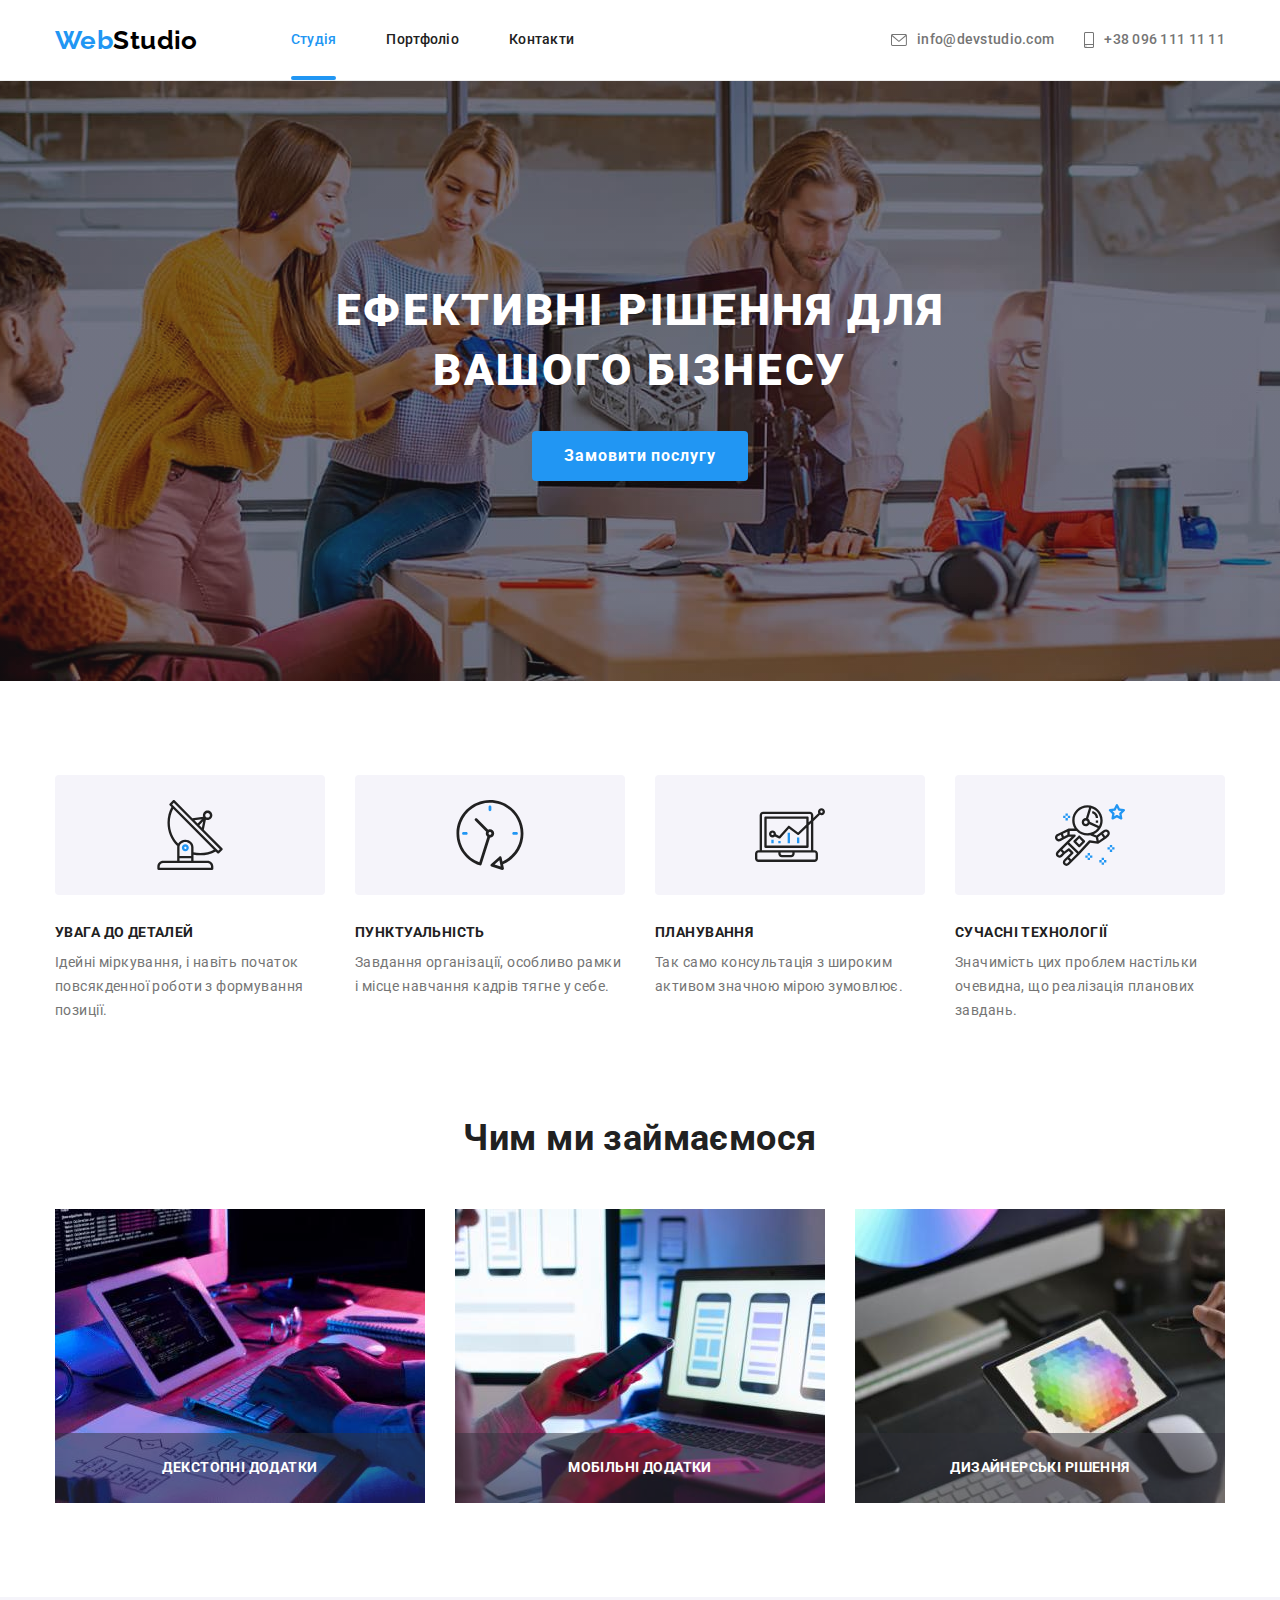
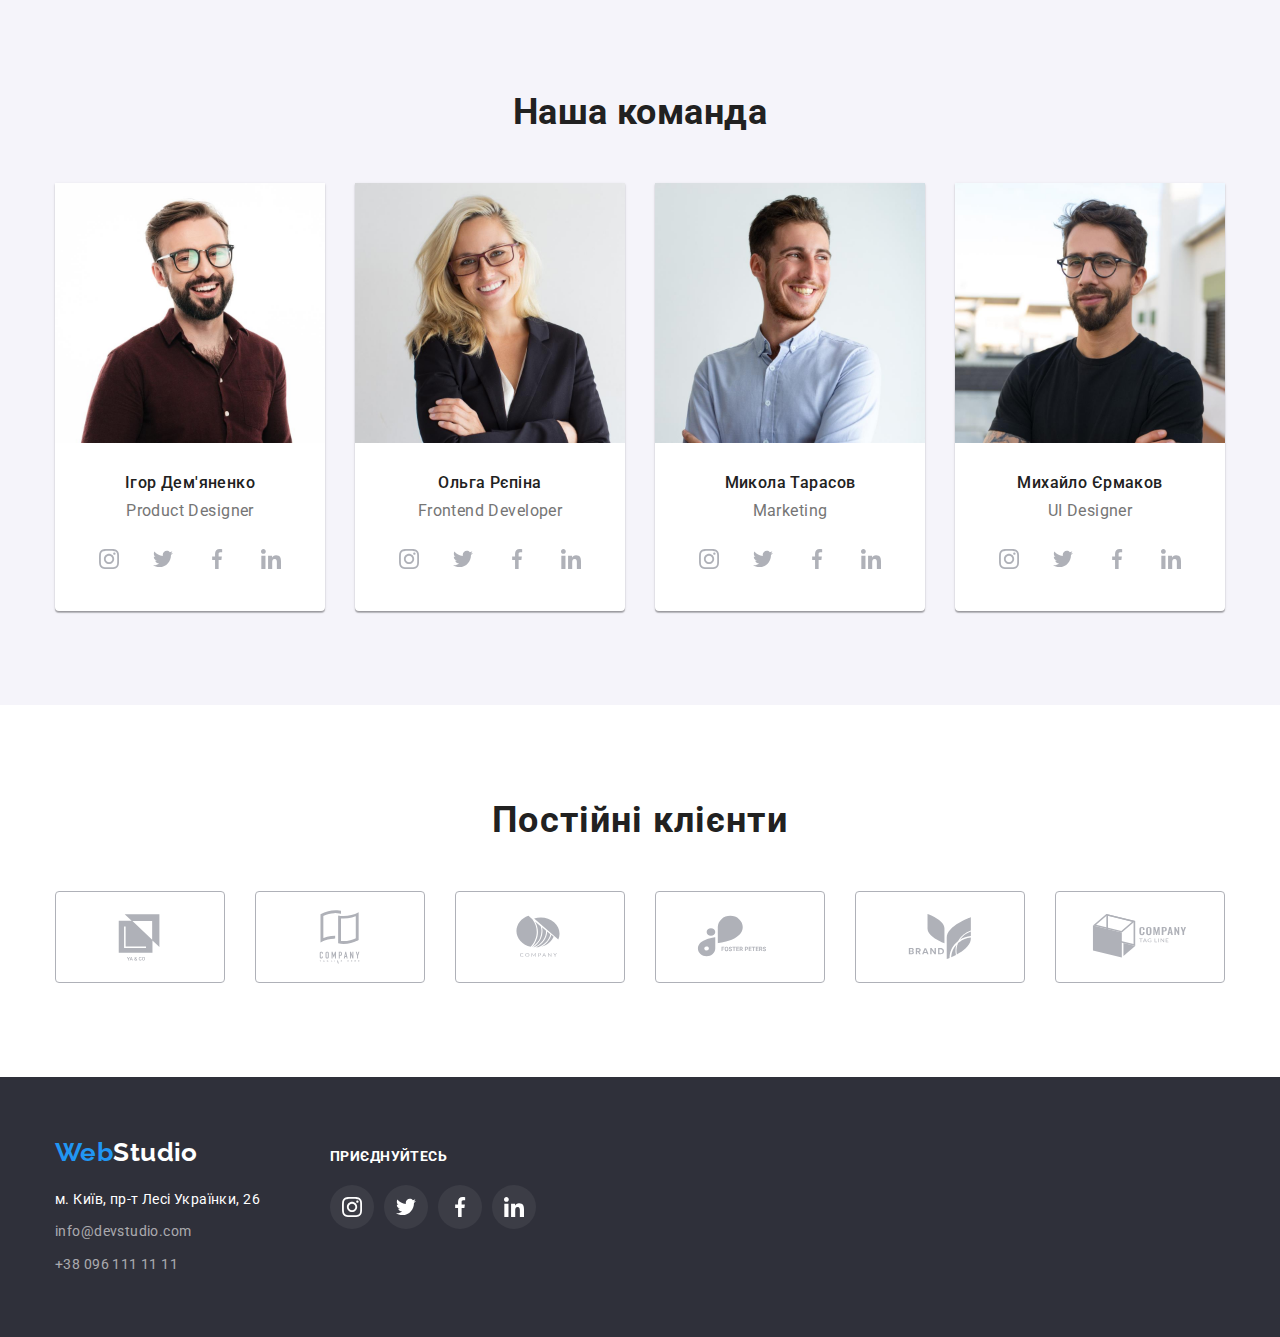
<file: index.html>
<!DOCTYPE html>
<html lang="en">
  <head>
    <meta charset="UTF-8" />
    <meta http-equiv="X-UA-Compatible" content="IE=edge" />
    <meta name="viewport" content="width=device-width, initial-scale=1.0" />
    <title>WebStudio</title>
    <link rel="preconnect" href="https://fonts.googleapis.com" />
    <link rel="preconnect" href="https://fonts.gstatic.com" crossorigin />
    <link
      href="https://fonts.googleapis.com/css2?family=Raleway:wght@700&family=Roboto:wght@400;500;700;900&display=swap"
      rel="stylesheet"
    />
    <link
      rel="stylesheet"
      href="https://cdn.jsdelivr.net/npm/modern-normalize@1.1.0/modern-normalize.min.css"
    />
    <link rel="stylesheet" href="./styles/style.css" />
  </head>
  <body>
    <!--Header-->
    <header class="page-header">
      <div class="container page-header-container">
        <nav class="main-navigation">
          <a class="studio-logo link" href="./index.html"
            >Web<span class="studio-logo-style">Studio</span></a
          >
          <ul lang="uk" class="navigation-list list">
            <li>
                      <a class="navigation-link link current" href="./index.html">Cтудія</a>
                       </li>
            <li>
              <a class="navigation-link link" href="./portfolio.html">Портфоліо</a>
            </li>
              <a class="navigation-link link" href="">Контакти</a>
            </li>
          </ul>
        </nav>
        <ul class="contacts-list list">
          <li >
            <a href="mailto:info@devstudio.com" class="contacts-list-item link"
              ><svg class="icon-mail" width="16" height="12"> <use href="./images/symbol-defs.svg#icon-envelope-hover"></use></svg>info@devstudio.com</a
            >
          </li>
          <li>
            <a href="tel:+380961111111"class="contacts-list-item link" ><svg class="icon-mob" width="10" height="16"> <use href="./images/symbol-defs.svg#icon-smartphone"></use></svg>+38 096 111 11 11</a>
          </li>
        </ul>
      </div>
    </header>
    <!--Main content-->
    <main lang="uk">
      <section class="service-order service-order-back">
        <div class="container">
          <h1 class="service-order-title">Ефективні рішення для вашого бізнесу</h1>
          <button class="service-order-button" type="button" data-modal-open>Замовити послугу</button>
        </div>
      </section>
      <section class="features">
        <div class="container">
          <h2 class="visually-hidden">Наші переваги</h2>
          <ul class="feartures-title-list list">
            <li class="feartures-title-item icon-antenna">
              <div class="features-general feature-antenna">
                <svg class="icon-antenna-item" width="70" height="70">
                  <use class="icon-size" href="./images/symbol-defs.svg#icon-antenna"></use>
                </svg>
              </div>
              <h3 class="feartures-title-name from-h3-to-text">Увага до деталей</h3>
              <p class="features-discription">
                Ідейні міркування, і навіть початок повсякденної роботи з формування позиції.
              </p>
            </li>
            <li class="feartures-title-item icon-clock">
              <div class="features-general feature-clock">
                <svg class="icon-clock-item" width="70" height="70">
                  <use href="./images/symbol-defs.svg#icon-clock"></use>
                </svg>
              </div>
              <h3 class="feartures-title-name from-h3-to-text">Пунктуальність</h3>
              <p class="features-discription">
                Завдання організації, особливо рамки і місце навчання кадрів тягне у себе.
              </p>
            </li>
            <li class="feartures-title-item icon-diagram">
              <div class="features-general feature-diagram">
                <svg class="icon-diagram-item" width="70" height="70">
                  <use href="./images/symbol-defs.svg#icon-diagram"></use>
                </svg>
              </div>
              <h3 class="feartures-title-name from-h3-to-text">Планування</h3>
              <p class="features-discription">
                Так само консультація з широким активом значною мірою зумовлює.
              </p>
            </li>
            <li class="feartures-title-item icon-astronaut">
              <div class="features-general feature-astronaut">
                <svg class="icon-astronaut-item" width="70" height="70">
                  <use href="./images/symbol-defs.svg#icon-astronaut"></use>
                </svg>
              </div>
              <h3 class="feartures-title-name from-h3-to-text">Сучасні технології</h3>
              <p class="features-discription">
                Значимість цих проблем настільки очевидна, що реалізація планових завдань.
              </p>
            </li>
          </ul>
        </div>
      </section>
      <section class="services">
        <div class="container">
          <h2 class="services-title from-h2-to-content">Чим ми займаємося</h2>
            <ul class="services-list list">
            
            <li class="service-list-item">
              <div class="service-overlay">
              <img
                class="service-visualization"
                src="./images/box_1.jpg"
                alt="Розробка"
                width="370"
                height="294"
              />
              <p class="service-discribe" lang="uk">Декстопні додатки</p>
            </div>
            </li>
             <li class="service-list-item">
              <div class="service-overlay">
              <img
                class="service-visualization"
                src="./images/box_2.jpg"
                alt="Адаптація"
                width="370"
                height="294"
              />
              <p class="service-discribe" lang="uk">Мобільні додатки</p>
            </div>
            </li>
            <li class="service-list-item">
              <div class="service-overlay">
              <img
                class="service-visualization"
                src="./images/box_3.jpg"
                alt="Оформлення"
                width="370"
                height="294"
              />
              <p class="service-discribe" lang="uk">Дизайнерські рішення</p>
            </div>
            </li>
          </ul>    
        </div>
      </section>
      <section class="our-team">
        <div class="container">
          <h2 class="our-team-all">Наша команда</h2>
          <ul class="our-team-list list">
            <li class="our-team-description">
              <img
                class="our-team-photo"
                src="./images/photo_1.jpg"
                alt="Ігор Дем'яненко"
                width="270"
                height="260"
              />
              <div class="text-position">
                <h3 class="our-team-person from-h3-to-text">Ігор Дем'яненко</h3>
                <p lang="en" class="person-position">Product Designer</p>
                <ul class="social-media-list">
                  <li class="list">
                    <a href="" class="social-media-link">
                      <svg class="social-media-item">
                        <use href="./images/symbol-defs.svg#icon-instagram"></use>
                      </svg>
                    </a>
                  </li>
                  <li class="list">
                    <a href="" class="social-media-link">
                      <svg class="social-media-item">
                        <use href="./images/symbol-defs.svg#icon-twitter"></use>
                      </svg>
                    </a>
                  </li>
                  <li class="list">
                    <a href="" class="social-media-link list">
                      <svg class="social-media-item">
                        <use href="./images/symbol-defs.svg#icon-facebook"></use>
                      </svg>
                    </a>
                  </li>
                  <li class="list">
                    <a href="" class="social-media-link list">
                      <svg class="social-media-item">
                        <use href="./images/symbol-defs.svg#icon-linkedin"></use>
                      </svg>
                    </a>
                  </li>
                </ul>
              </div>
            </li>
            <li class="our-team-description">
              <img
                class="our-team-photo"
                src="./images/photo_2.jpg"
                alt="Ольга Рєпіна"
                width="270"
                height="260"
              />
              <div class="text-position">
                <h3 class="our-team-person from-h3-to-text">Ольга Рєпіна</h3>
                <p lang="en" class="person-position">Frontend Developer</p>
                <ul class="social-media-list">
                  <li class="list">
                    <a href="" class="social-media-link">
                      <svg class="social-media-item">
                        <use href="./images/symbol-defs.svg#icon-instagram"></use>
                      </svg>
                    </a>
                  </li>
                  <li class="list">
                    <a href="" class="social-media-link">
                      <svg class="social-media-item">
                        <use href="./images/symbol-defs.svg#icon-twitter"></use>
                      </svg>
                    </a>
                  </li>
                  <li class="list">
                    <a href="" class="social-media-link list">
                      <svg class="social-media-item">
                        <use href="./images/symbol-defs.svg#icon-facebook"></use>
                      </svg>
                    </a>
                  </li>
                  <li class="list">
                    <a href="" class="social-media-link list">
                      <svg class="social-media-item">
                        <use href="./images/symbol-defs.svg#icon-linkedin"></use>
                      </svg>
                    </a>
                  </li>
                </ul>
              </div>
            </li>
            <li class="our-team-description">
              <img
                class="our-team-photo"
                src="./images/photo_3.jpg"
                alt="Микола Тарасов"
                width="270"
                height="260"
              />
              <div class="text-position">
                <h3 class="our-team-person from-h3-to-text">Микола Тарасов</h3>
                <p lang="en" class="person-position">Marketing</p>
                <ul class="social-media-list">
                  <li class="list">
                    <a href="" class="social-media-link">
                      <svg class="social-media-item">
                        <use href="./images/symbol-defs.svg#icon-instagram"></use>
                      </svg>
                    </a>
                  </li>
                  <li class="list">
                    <a href="" class="social-media-link">
                      <svg class="social-media-item">
                        <use href="./images/symbol-defs.svg#icon-twitter"></use>
                      </svg>
                    </a>
                  </li>
                  <li class="list">
                    <a href="" class="social-media-link list">
                      <svg class="social-media-item">
                        <use href="./images/symbol-defs.svg#icon-facebook"></use>
                      </svg>
                    </a>
                  </li>
                  <li class="list">
                    <a href="" class="social-media-link list">
                      <svg class="social-media-item">
                        <use href="./images/symbol-defs.svg#icon-linkedin"></use>
                      </svg>
                    </a>
                  </li>
                </ul>
              </div>
            </li>
            <li class="our-team-description">
              <img
                class="our-team-photo"
                src="./images/photo_4.jpg"
                alt="Михайло Єрмаков"
                width="270"
                height="260"
              />
              <div class="text-position">
                <h3 class="our-team-person from-h3-to-text">Михайло Єрмаков</h3>
                <p lang="en" class="person-position">UI Designer</p>
                <ul class="social-media-list">
                  <li class="list">
                    <a href="" class="social-media-link">
                      <svg class="social-media-item">
                        <use href="./images/symbol-defs.svg#icon-instagram"></use>
                      </svg>
                    </a>
                  </li>
                  <li class="list">
                    <a href="" class="social-media-link">
                      <svg class="social-media-item">
                        <use href="./images/symbol-defs.svg#icon-twitter"></use>
                      </svg>
                    </a>
                  </li>
                  <li class="list">
                    <a href="" class="social-media-link list">
                      <svg class="social-media-item">
                        <use href="./images/symbol-defs.svg#icon-facebook"></use>
                      </svg>
                    </a>
                  </li>
                  <li class="list">
                    <a href="" class="social-media-link list">
                      <svg class="social-media-item">
                        <use href="./images/symbol-defs.svg#icon-linkedin"></use>
                      </svg>
                    </a>
                  </li>
                </ul>
              </div>
            </li>
          </ul>
        </div>
      </section>
      <section class="our-clients">
        <div class="container">
          <h2 lang="uk" class="all-clients">Постійні клієнти</h2>
          <ul class="list clients">
            <li class="client-list">
              
                <a href="" class="client-link">
                  <svg class="logo-client">
                    <use href="./images/symbol-defs.svg#icon-Logo-0"></use>
                  </svg>
                </a>
             
            </li>
            <li class="client-list">
              
                <a href="" class="client-link">
                  <svg class="logo-client">
                    <use href="./images/symbol-defs.svg#icon-Logo-1"></use>
                  </svg>
                </a>
              
            </li>
            <li class="client-list">
              
                <a href="" class="client-link">
                  <svg class="logo-client">
                    <use href="./images/symbol-defs.svg#icon-Logo-2"></use>
                  </svg>
                </a>
             
            </li>
            <li class="client-list">
              
                <a href="" class="client-link">
                  <svg class="logo-client">
                    <use href="./images/symbol-defs.svg#icon-Logo-3"></use>
                  </svg>
                </a>
              
            </li>
            <li class="client-list">
            
                <a href="" class="client-link">
                  <svg class="logo-client">
                    <use href="./images/symbol-defs.svg#icon-Logo-4"></use>
                  </svg>
                </a>
              
            </li>
            <li class="client-list">
             
                <a href="" class="client-link">
                  <svg class="logo-client">
                    <use href="./images/symbol-defs.svg#icon-Logo-5"></use>
                  </svg>
                </a>
              
            </li>
          </ul>
     
      </section>
    </main>
    <!--Footer-->
    <footer class="footer-page">
      <div class="container footer">
        <div class="container-for-adress">
          <a class="footer-logo link" href="./index.html"
            >Web<span class="footer-logo-style">Studio</span></a
          >
          <address class="connect-with-us">
            <ul class="connect-variants list">
              <li class="connect-address connect-item" lang="uk">
                <a
                  class="address-map link"
                  href="https://goo.gl/maps/ekt3GAmKJwnspYYz7"
                  target="_blank"
                  rel="noreferer noopener nofollow"
                  >м. Київ, пр-т Лесі Українки, 26</a
                >
              </li>
              <li class="connect-mail connect-item">
                <a class="address-mail link" href="mailto:info@devstudio.com">info@devstudio.com</a>
              </li>
              <li class="connect-call connect-item">
                <a class="number-call link" href="tel.:+380961111111">+38 096 111 11 11</a>
              </li>
            </ul>
          </address>
        </div>
        <div class="container-for-social">
          <p lang="uk" class="connection">Приєднуйтесь</p>
          <ul class="social-media-footer">
            <li class="list">
              <a href="" class="social-media-footer-link">
                <svg class="social-media-item-footer footer-link">
                  <use href="./images/symbol-defs.svg#icon-instagram"></use>
                </svg>
              </a>
            </li>
            <li class="list">
              <a href="" class="social-media-footer-link">
                <svg class="social-media-item-footer footer-link">
                  <use href="./images/symbol-defs.svg#icon-twitter"></use>
                </svg>
              </a>
            </li>
            <li class="list">
              <a href="" class="social-media-footer-link">
                <svg class="social-media-item-footer footer-link">
                  <use href="./images/symbol-defs.svg#icon-facebook"></use>
                </svg>
              </a>
            </li>
            <li class="list">
              <a href="" class="social-media-footer-link">
                <svg class="social-media-item-footer footer-link">
                  <use href="./images/symbol-defs.svg#icon-linkedin"></use>
                </svg>
              </a>
            </li>
          </ul>
        </div>
      </div>
      <div class="backdrop is-hidden" data-modal>
        <div class="modal">
          <button type="button" class="close-btn" data-modal-close>
           <svg width="18" height="18">
            <use href="./images/symbol-defs.svg#icon-close" ></use>
           </svg>

           </svg> 
          </button>
        </div>
      </div>
    </footer>
    <script src="./js/modal.js"></script>
  </body>
</html>
</file>
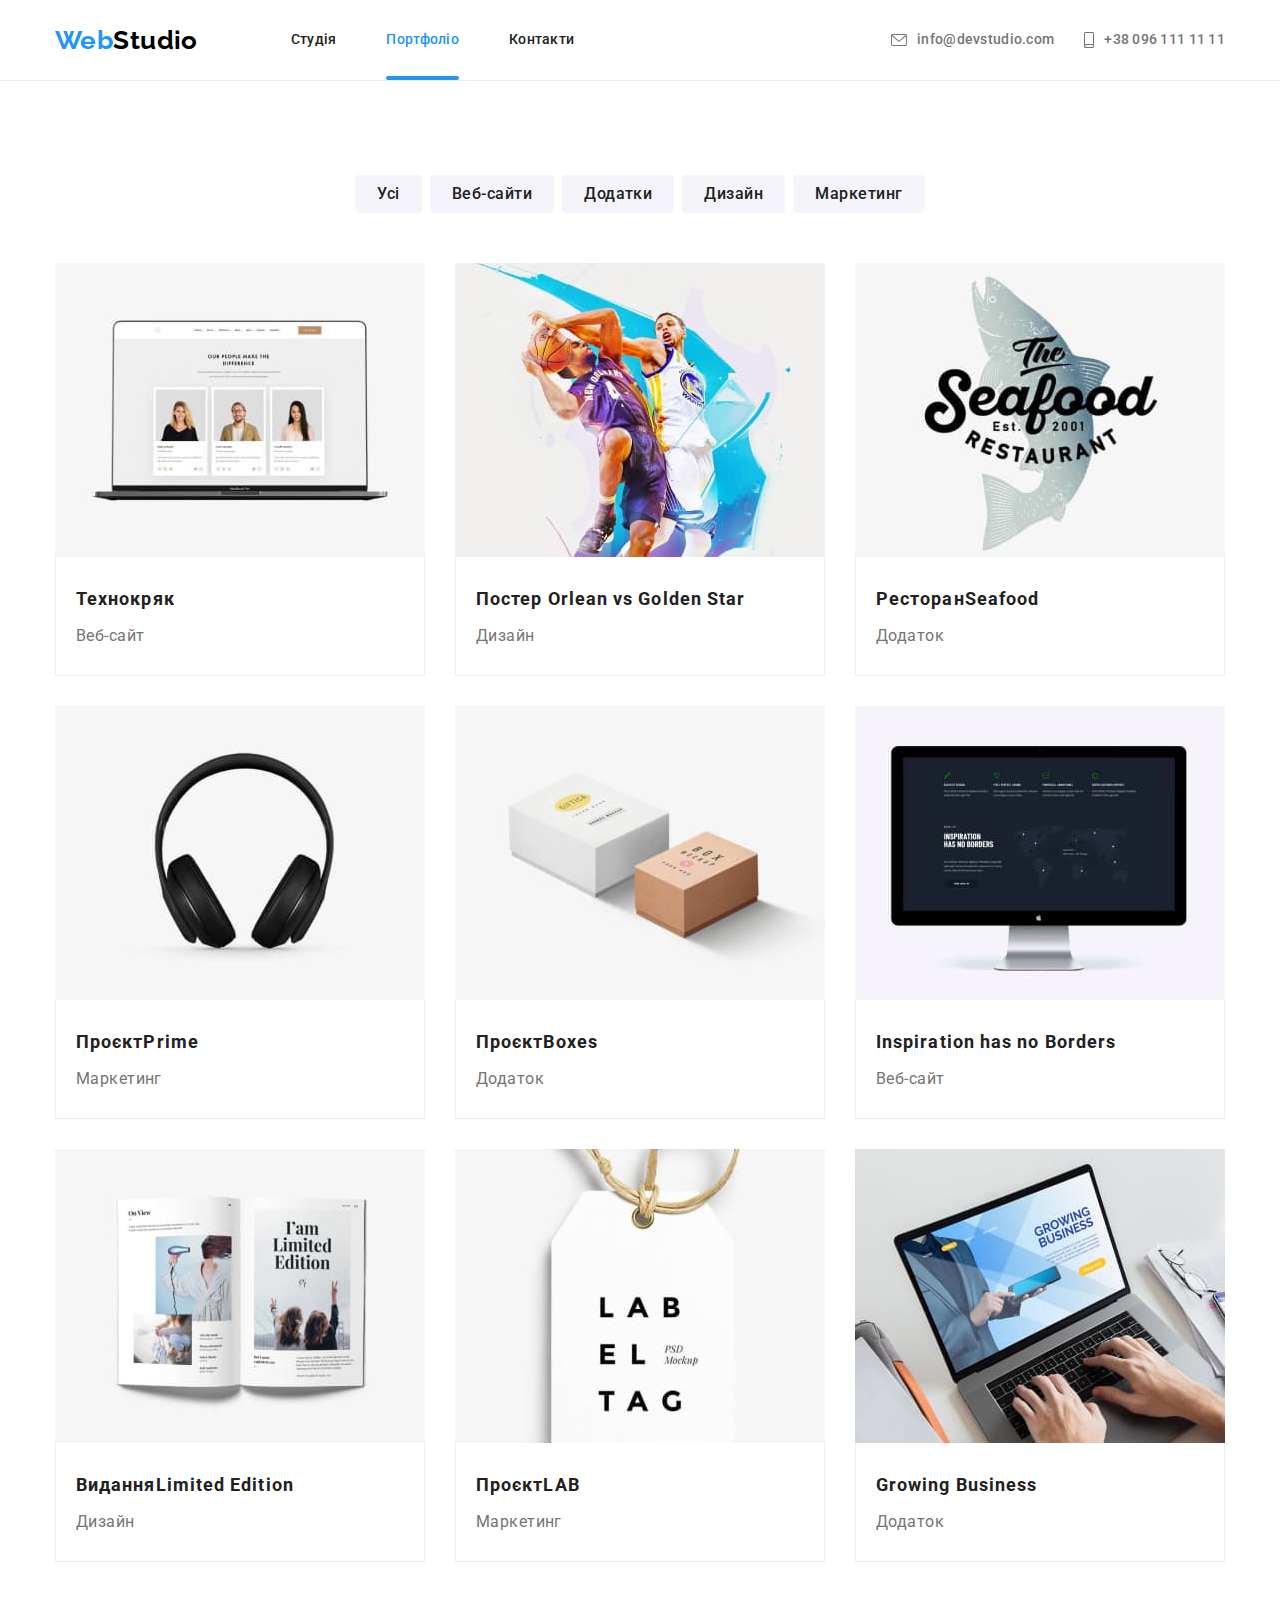
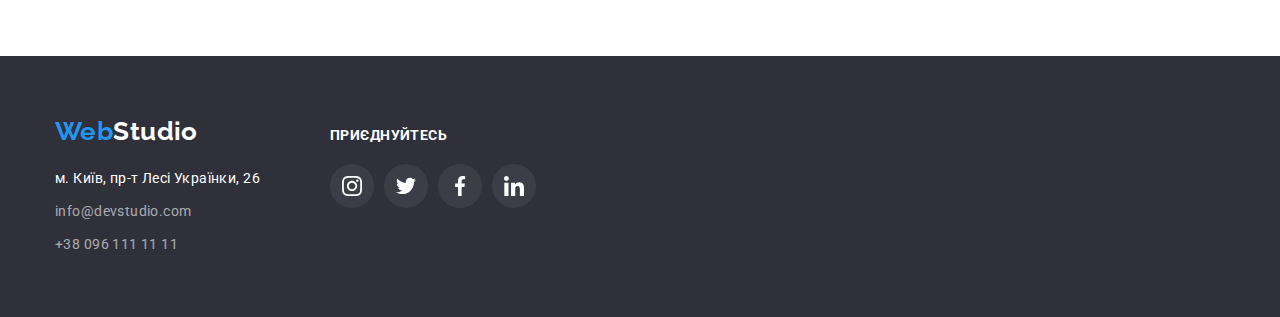
<file: portfolio.html>
<!DOCTYPE html>
<html lang="en">
  <head>
    <meta charset="UTF-8" />
    <meta http-equiv="X-UA-Compatible" content="IE=edge" />
    <meta name="viewport" content="width=device-width, initial-scale=1.0" />
    <title>Portfolio</title>
    <link
      href="https://fonts.googleapis.com/css2?family=Raleway:wght@700&family=Roboto:wght@400;500;700;900&display=swap"
      rel="stylesheet"
    />
    <link
      rel="stylesheet"
      href="https://cdn.jsdelivr.net/npm/modern-normalize@1.1.0/modern-normalize.min.css"
    />
    <link rel="stylesheet" href="./styles/style.css" />
  </head>
  <body>
    <!--Header-->
    <header class="page-header">
      <div class="container page-header-container">
        <nav class="main-navigation">
          <a class="studio-logo link" href="./index.html"
            >Web<span class="studio-logo-style">Studio</span></a
          >
          <ul lang="uk" class="navigation-list list">
            <li>
              <a class="navigation-link link" href="./index.html">Cтудія</a>
            </li>
            <li>
              <a class="navigation-link link current" href="./portfolio.html">Портфоліо</a>
            </li>
            <li>
              <a class="navigation-link link" href="">Контакти</a>
            </li>
          </ul>
        </nav>
        <ul class="contacts-list list">
          <li >
            <a href="mailto:info@devstudio.com" class="contacts-list-item link"
              ><svg class="icon-mail" width="16" height="12"> <use href="./images/symbol-defs.svg#icon-envelope-hover"></use></svg>info@devstudio.com</a
            >
          </li>
          <li>
            <a href="tel:+380961111111"class="contacts-list-item link" ><svg class="icon-mob" width="10" height="16"> <use href="./images/symbol-defs.svg#icon-smartphone"></use></svg>+38 096 111 11 11</a>
          </li>
        </ul>
    </header>
    <!--Main-->
    <main>
      <section lang="uk" class="portfolio-list">
        <div class="container">
          <h1 class="visually-hidden">Наші роботи</h1>
          <ul class="button-list list">
            <li>
              <button class="portfolio-button-style" type="button">Усі</button>
            </li>
            <li>
              <button class="portfolio-button-style" type="button">Веб-сайти</button>
            </li>
            <li>
              <button class="portfolio-button-style" type="button">Додатки</button>
            </li>
            <li>
              <button class="portfolio-button-style" type="button">Дизайн</button>
            </li>
            <li>
              <button class="portfolio-button-style" type="button">Маркетинг</button>
            </li>
          </ul>
          <ul class="list photo-list">
            <li>
              <a class="our-works-link link" href=""
                >
                <div class="overlay-portfolio">
                <img src="./images/our_works/01techno.jpg" alt="Технокряк" width="370"/>
                <p class="overlay-text">Ресурс пропонує комплексні пропозиції з різним рівнем функціоналу та сервісів. Все це дозволить відвідувачу отримати вичерпні відомості про компанію чи приватну особу</p>
                </div>
                <div class="details">
                  <h2 class="our-work-list">Технокряк</h2>
                  <p class="our-work-discription">Веб-сайт</p>
                </div>
              </a>
            </li>
            <li>
              <a class="our-works-link link" href=""
                >
                <div class="overlay-portfolio">
                <img src="./images/our_works/02phoster_new_orlean.jpg" alt="Постер" width="370" />
                <p class="overlay-text">Ресурс пропонує комплексні пропозиції з різним рівнем функціоналу та сервісів. Все це дозволить відвідувачу отримати вичерпні відомості про компанію чи приватну особу</p>
              </div>
                <div class="details">
                  <h2 class="our-work-list">Постер <span lang="en">Orlean vs Golden Star</span></h2>
                  <p class="our-work-discription">Дизайн</p>
                </div>
              </a>
            </li>
            <li>
              <a class="our-works-link link" href=""
                >
                
                <div class="overlay-portfolio">
                  <img src="./images/our_works/03Seafood.jpg" alt="Seafood" width="370" />
                <p class="overlay-text">Ресурс пропонує комплексні пропозиції з різним рівнем функціоналу та сервісів. Все це дозволить відвідувачу отримати вичерпні відомості про компанію чи приватну особу</p>
                </div>
                <div class="details">
                  <h2 class="our-work-list">Ресторан<span lang="en">Seafood</span></h2>
                  <p class="our-work-discription">Додаток</p>
                </div>
              </a>
            </li>
            <li>
              <a class="our-works-link link" href="">
                <div class="overlay-portfolio">
                <img src="./images/our_works/04prime.jpg" alt="Prime project" width="370" />
                <p class="overlay-text">Ресурс пропонує комплексні пропозиції з різним рівнем функціоналу та сервісів. Все це дозволить відвідувачу отримати вичерпні відомості про компанію чи приватну особу</p>
                </div>
                <div class="details">
                  <h2 class="our-work-list">Проєкт<span lang="en">Prime</span></h2>
                  <p class="our-work-discription">Маркетинг</p>
                </div>
              </a>
            </li>
            <li>
              <a class="our-works-link link" href=""
                >
                <div class="overlay-portfolio">
                  <img src="./images/our_works/05boxes.jpg" alt="Boxes project" width="370" />
                  <p class="overlay-text">Ресурс пропонує комплексні пропозиції з різним рівнем функціоналу та сервісів. Все це дозволить відвідувачу отримати вичерпні відомості про компанію чи приватну особу</p>
                </div>
                  <div class="details">
                  <h2 class="our-work-list">Проєкт<span lang="en">Boxes</span></h2>
                  <p class="our-work-discription">Додаток</p>
                </div>
              </a>
            </li>
            <li>
              <a class="our-works-link link" href="">
                <div class="overlay-portfolio">
                <img
                  src="./images/our_works/06inspiration_web.jpg"
                  alt="Inspiration_web"
                  width="370"
                />
                <p class="overlay-text">Ресурс пропонує комплексні пропозиції з різним рівнем функціоналу та сервісів. Все це дозволить відвідувачу отримати вичерпні відомості про компанію чи приватну особу</p>
                </div>
                <div class="details">
                  <h2 class="our-work-list" lang="en">Inspiration has no Borders</h2>
                  <p class="our-work-discription">Веб-сайт</p>
                </div>
              </a>
            </li>
            <li>
              <a class="our-works-link link" href="">
                <div class="overlay-portfolio">
                <img src="./images/our_works/07LE.jpg" alt="Limited edition" width="370" />
                <p class="overlay-text">Ресурс пропонує комплексні пропозиції з різним рівнем функціоналу та сервісів. Все це дозволить відвідувачу отримати вичерпні відомості про компанію чи приватну особу</p>
                </div>
                <div class="details">
                  <h2 class="our-work-list">Видання<span lang="en">Limited Edition</span></h2>
                  <p class="our-work-discription">Дизайн</p>
                </div>
              </a>
            </li>
            <li>
              <a class="our-works-link link" href="">
                <div class="overlay-portfolio">
                <img src="./images/our_works/08lab.jpg" alt="LAB" width="370" />
                <p class="overlay-text">Ресурс пропонує комплексні пропозиції з різним рівнем функціоналу та сервісів. Все це дозволить відвідувачу отримати вичерпні відомості про компанію чи приватну особу</p>
                </div>
                <div class="details">
                  <h2 class="our-work-list">Проєкт<span lang="en">LAB</span></h2>
                  <p class="our-work-discription">Маркетинг</p>
                </div>
              </a>
            </li>
            <li>
              <a class="our-works-link link" href="">
                <div class="overlay-portfolio">
                <img
                  src="./images/our_works/09grow_business.jpg"
                  alt="Growing business_app"
                  width="370"
                />
                <p class="overlay-text">Ресурс пропонує комплексні пропозиції з різним рівнем функціоналу та сервісів. Все це дозволить відвідувачу отримати вичерпні відомості про компанію чи приватну особу</p>
              </div>
                <div class="details">
                  <h2 class="our-work-list" lang="en">Growing Business</h2>
                  <p class="our-work-discription">Додаток</p>
                </div>
              </a>
            </li>
          </ul>
        </div>
      </section>
    </main>
    <!--Footer-->
    <footer class="footer-page">
      <div class="container footer">
        <div class="container-for-adress">
          <a class="footer-logo link" href="./index.html"
            >Web<span class="footer-logo-style">Studio</span></a
          >
          <address class="connect-with-us">
            <ul class="connect-variants list">
              <li class="connect-address connect-item" lang="uk">
                <a
                  class="address-map link"
                  href="https://goo.gl/maps/ekt3GAmKJwnspYYz7"
                  target="_blank"
                  rel="noreferer noopener nofollow"
                  >м. Київ, пр-т Лесі Українки, 26</a
                >
              </li>
              <li class="connect-mail connect-item">
                <a class="address-mail link" href="mailto:info@devstudio.com">info@devstudio.com</a>
              </li>
              <li class="connect-call connect-item">
                <a class="number-call link" href="tel.:+380961111111">+38 096 111 11 11</a>
              </li>
            </ul>
          </address>
        </div>
        <div class="container-for-social">
          <h3 lang="uk" class="connection">Приєднуйтесь</h3>
          <ul class="social-media-footer">
            <li class="list">
              <a href="" class="social-media-footer-link">
                <svg class="social-media-item-footer footer-link">
                  <use href="./images/symbol-defs.svg#icon-instagram"></use>
                </svg>
              </a>
            </li>
            <li class="list">
              <a href="" class="social-media-footer-link">
                <svg class="social-media-item-footer footer-link">
                  <use href="./images/symbol-defs.svg#icon-twitter"></use>
                </svg>
              </a>
            </li>
            <li class="list">
              <a href="" class="social-media-footer-link">
                <svg class="social-media-item-footer footer-link">
                  <use href="./images/symbol-defs.svg#icon-facebook"></use>
                </svg>
              </a>
            </li>
            <li class="list">
              <a href="" class="social-media-footer-link">
                <svg class="social-media-item-footer footer-link">
                  <use href="./images/symbol-defs.svg#icon-linkedin"></use>
                </svg>
              </a>
            </li>
          </ul>
        </div>
      </div>
    </footer>
    
  </body>
</html>
</file>
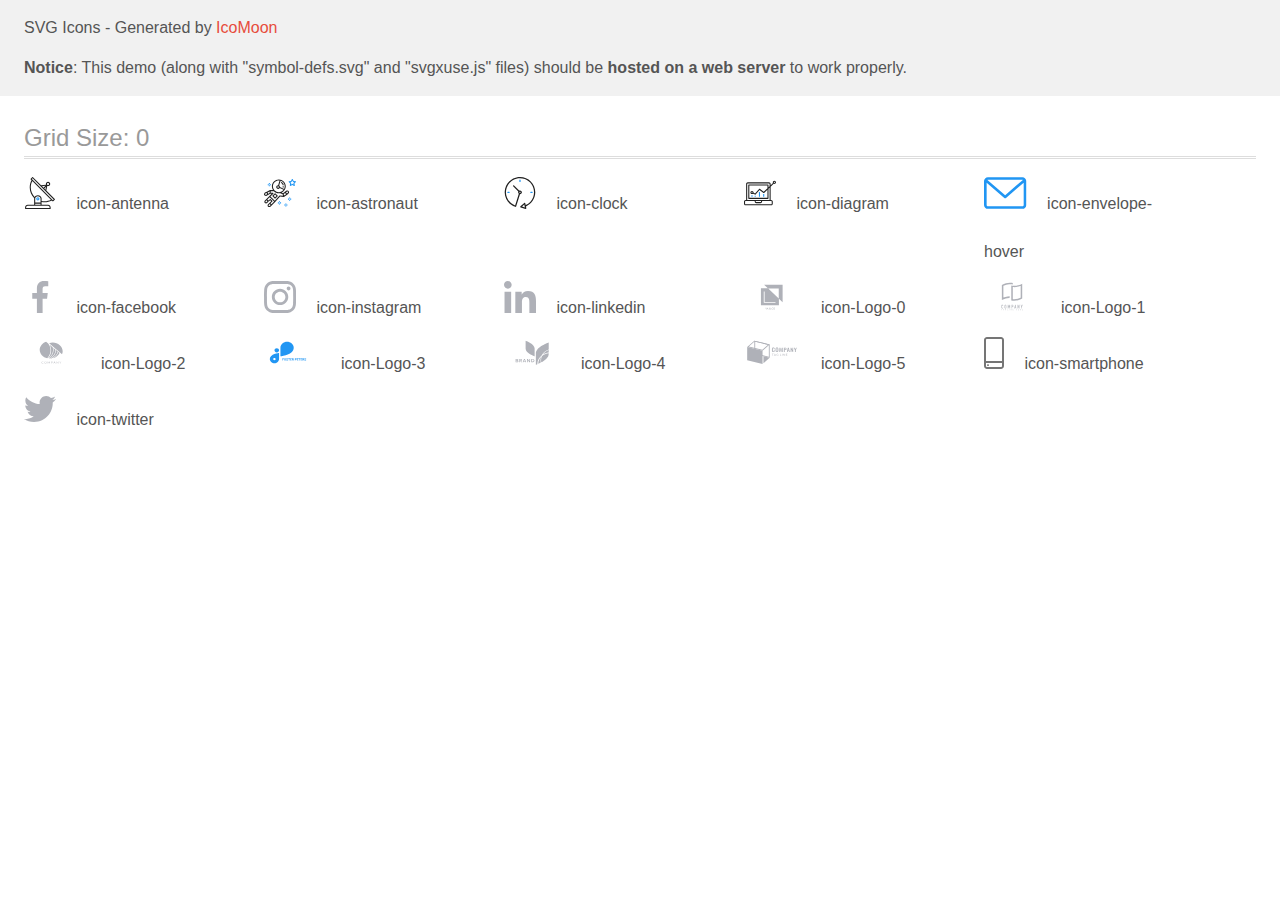
<file: images/New/demo-external-svg.html>
<!doctype html>
<html>
<head>
    <title>IcoMoon - SVG Icons</title>
    <meta charset="utf-8">
    <meta name="viewport" content="width=device-width, initial-scale=1">
    <link rel="stylesheet" href="demo-files/demo.css">
    <link rel="stylesheet" href="style.css">
</head>
<body>
<header class="bgc1 clearfix">
<div class="mhl">
    <p>SVG Icons - Generated by <a href="https://icomoon.io/app">IcoMoon</a></p><p><strong>Notice</strong>: This demo (along with "symbol-defs.svg" and "svgxuse.js" files) should be <b>hosted on a web server</b> to work properly.</p>
</div>
</header>
    <div class="clearfix mhl ptl">
        <h1 class="mvm mtn fgc1">Grid Size: 0</h1>
        <div class="glyph fs1">
            <div class="clearfix pbs">
                <svg class="icon icon-antenna"><use xlink:href="symbol-defs.svg#icon-antenna"></use></svg><span class="name"> icon-antenna</span>
            </div>
        </div>
        <div class="glyph fs1">
            <div class="clearfix pbs">
                <svg class="icon icon-astronaut"><use xlink:href="symbol-defs.svg#icon-astronaut"></use></svg><span class="name"> icon-astronaut</span>
            </div>
        </div>
        <div class="glyph fs1">
            <div class="clearfix pbs">
                <svg class="icon icon-clock"><use xlink:href="symbol-defs.svg#icon-clock"></use></svg><span class="name"> icon-clock</span>
            </div>
        </div>
        <div class="glyph fs1">
            <div class="clearfix pbs">
                <svg class="icon icon-diagram"><use xlink:href="symbol-defs.svg#icon-diagram"></use></svg><span class="name"> icon-diagram</span>
            </div>
        </div>
        <div class="glyph fs1">
            <div class="clearfix pbs">
                <svg class="icon icon-envelope-hover"><use xlink:href="symbol-defs.svg#icon-envelope-hover"></use></svg><span class="name"> icon-envelope-hover</span>
            </div>
        </div>
        <div class="glyph fs1">
            <div class="clearfix pbs">
                <svg class="icon icon-facebook"><use xlink:href="symbol-defs.svg#icon-facebook"></use></svg><span class="name"> icon-facebook</span>
            </div>
        </div>
        <div class="glyph fs1">
            <div class="clearfix pbs">
                <svg class="icon icon-instagram"><use xlink:href="symbol-defs.svg#icon-instagram"></use></svg><span class="name"> icon-instagram</span>
            </div>
        </div>
        <div class="glyph fs1">
            <div class="clearfix pbs">
                <svg class="icon icon-linkedin"><use xlink:href="symbol-defs.svg#icon-linkedin"></use></svg><span class="name"> icon-linkedin</span>
            </div>
        </div>
        <div class="glyph fs1">
            <div class="clearfix pbs">
                <svg class="icon icon-Logo-0"><use xlink:href="symbol-defs.svg#icon-Logo-0"></use></svg><span class="name"> icon-Logo-0</span>
            </div>
        </div>
        <div class="glyph fs1">
            <div class="clearfix pbs">
                <svg class="icon icon-Logo-1"><use xlink:href="symbol-defs.svg#icon-Logo-1"></use></svg><span class="name"> icon-Logo-1</span>
            </div>
        </div>
        <div class="glyph fs1">
            <div class="clearfix pbs">
                <svg class="icon icon-Logo-2"><use xlink:href="symbol-defs.svg#icon-Logo-2"></use></svg><span class="name"> icon-Logo-2</span>
            </div>
        </div>
        <div class="glyph fs1">
            <div class="clearfix pbs">
                <svg class="icon icon-Logo-3"><use xlink:href="symbol-defs.svg#icon-Logo-3"></use></svg><span class="name"> icon-Logo-3</span>
            </div>
        </div>
        <div class="glyph fs1">
            <div class="clearfix pbs">
                <svg class="icon icon-Logo-4"><use xlink:href="symbol-defs.svg#icon-Logo-4"></use></svg><span class="name"> icon-Logo-4</span>
            </div>
        </div>
        <div class="glyph fs1">
            <div class="clearfix pbs">
                <svg class="icon icon-Logo-5"><use xlink:href="symbol-defs.svg#icon-Logo-5"></use></svg><span class="name"> icon-Logo-5</span>
            </div>
        </div>
        <div class="glyph fs1">
            <div class="clearfix pbs">
                <svg class="icon icon-smartphone"><use xlink:href="symbol-defs.svg#icon-smartphone"></use></svg><span class="name"> icon-smartphone</span>
            </div>
        </div>
        <div class="glyph fs1">
            <div class="clearfix pbs">
                <svg class="icon icon-twitter"><use xlink:href="symbol-defs.svg#icon-twitter"></use></svg><span class="name"> icon-twitter</span>
            </div>
        </div>
  </div>
<script defer src="svgxuse.js"></script>
</body>
</html>
</file>
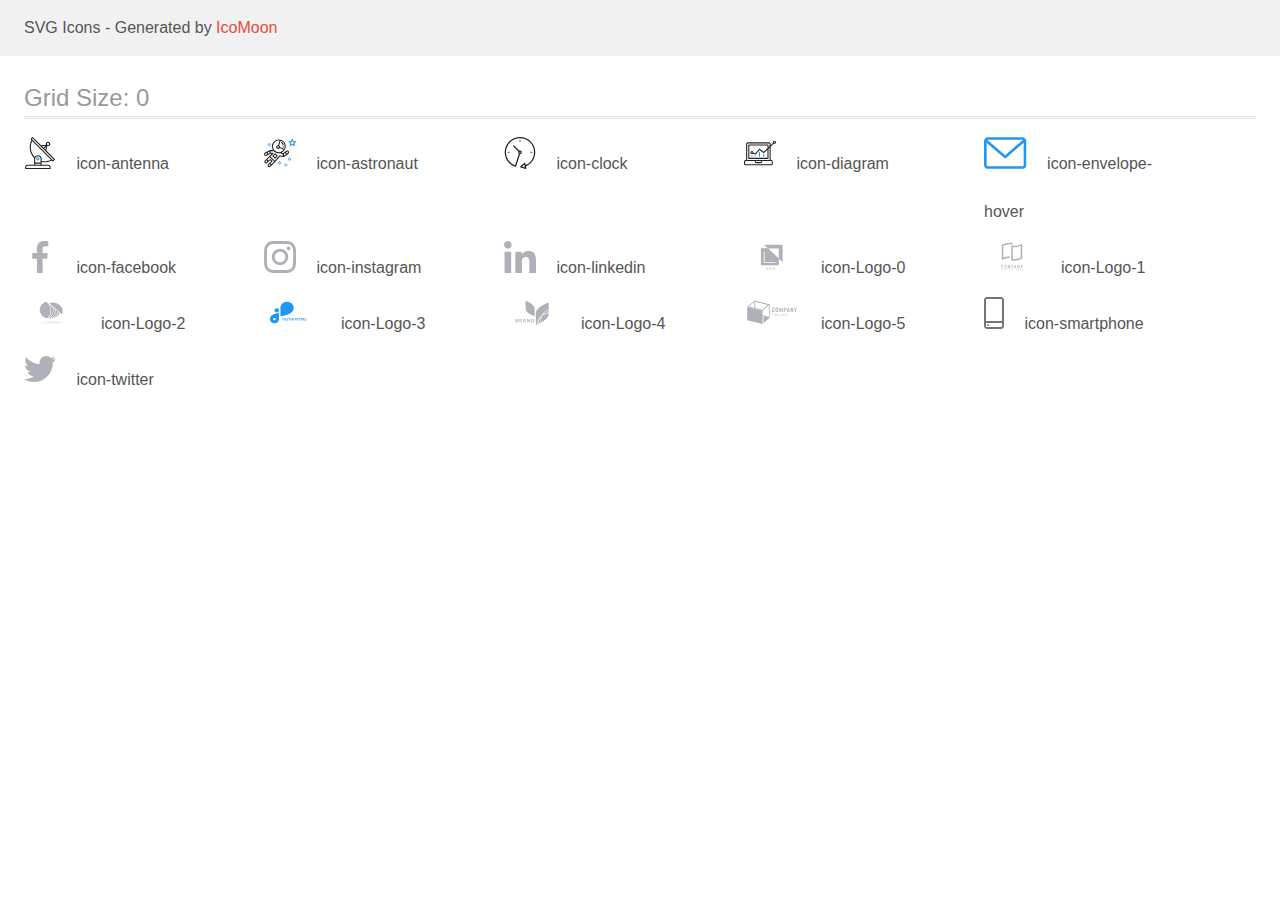
<file: images/New/demo.html>
<!doctype html>
<html>
<head>
    <title>IcoMoon - SVG Icons</title>
    <meta charset="utf-8">
    <meta name="viewport" content="width=device-width, initial-scale=1">
    <link rel="stylesheet" href="demo-files/demo.css">
    <link rel="stylesheet" href="style.css">
</head>
<body>
<svg aria-hidden="true" style="position: absolute; width: 0; height: 0; overflow: hidden;" version="1.1" xmlns="http://www.w3.org/2000/svg" xmlns:xlink="http://www.w3.org/1999/xlink">
<defs>
<symbol id="icon-antenna" viewBox="0 0 32 32">
<path fill="#212121" style="fill: var(--color1, #212121)" d="M30.773 22.098l-8.443-8.505 0.937-4.616c0.225 0.090 0.485 0.144 0.758 0.146h0.007c0.008 0 0.017 0 0.026 0 1.192 0 2.159-0.967 2.159-2.159s-0.967-2.159-2.159-2.159c-1.192 0-2.159 0.967-2.159 2.159 0 0.259 0.046 0.508 0.13 0.739l-0.005-0.015-4.96 0.606-8.091-8.133c-0.096-0.098-0.229-0.159-0.376-0.16h-0c-0.14 0.001-0.274 0.057-0.373 0.155l-1.512 1.504c-0.096 0.097-0.156 0.23-0.156 0.377s0.060 0.281 0.156 0.377v0l0.814 0.825c-1.143 2.062-1.816 4.522-1.816 7.139 0 4.106 1.656 7.824 4.336 10.525l-0.001-0.001c0.043 0.041 0.092 0.074 0.146 0.097-0.032 0.164-0.051 0.353-0.052 0.546v6.188h-6.4c-1.472 0.001-2.666 1.194-2.667 2.666v1.067c0 0.295 0.239 0.534 0.534 0.534h24.534c0.294 0 0.533-0.239 0.533-0.534v-1.067c-0.002-1.472-1.195-2.665-2.666-2.666h-6.4v-2.742c1.003 0.21 2.024 0.317 3.049 0.32 2.58-0.003 5.005-0.663 7.117-1.822l-0.077 0.039 0.818 0.823c0.099 0.101 0.235 0.159 0.376 0.16 0.14-0.001 0.274-0.057 0.373-0.155l1.512-1.504c0.096-0.097 0.156-0.23 0.156-0.377s-0.060-0.281-0.156-0.377v0zM23.28 6.233c0.193-0.192 0.459-0.31 0.752-0.31 0.589 0 1.067 0.478 1.067 1.066s-0.477 1.066-1.067 1.066c-0 0-0 0-0 0h-0.004c-0.587-0.003-1.061-0.479-1.061-1.066 0-0.295 0.12-0.563 0.314-0.756l0-0h-0.002zM22.024 9.737l-0.598 2.946-1.175-1.183 1.774-1.763zM21.419 8.835l-1.92 1.909-1.486-1.493 3.406-0.416zM24.004 28.8c0.884 0 1.6 0.716 1.6 1.6v0 0.534h-23.466v-0.534c0-0.884 0.716-1.6 1.6-1.6v0h20.267zM16.538 26.666v1.067h-5.334v-1.067h5.334zM11.204 25.6v-4.053c0-1.294 1.196-2.346 2.667-2.346s2.667 1.053 2.667 2.346v4.053h-5.334zM17.604 23.904v-2.357c0-1.882-1.675-3.413-3.733-3.413-0.017-0-0.038-0-0.058-0-1.353 0-2.54 0.707-3.213 1.771l-0.009 0.016c-2.36-2.482-3.812-5.846-3.812-9.55 0-2.314 0.567-4.496 1.569-6.414l-0.036 0.077 18.602 18.709c-1.823 0.947-3.979 1.502-6.266 1.502-1.079 0-2.128-0.124-3.136-0.357l0.093 0.018zM28.893 23.22l-21.057-21.181 0.754-0.752 7.935 7.98c0.004 0 0.006 0.007 0.010 0.010l13.114 13.191-0.757 0.752z"></path>
<path fill="#2196f3" style="fill: var(--color2, #2196f3)" d="M13.876 20.267h-0.005c-0.001 0-0.002 0-0.002 0-0.884 0-1.6 0.716-1.6 1.6s0.715 1.599 1.597 1.6h0.005c0.001 0 0.001 0 0.002 0 0.884 0 1.6-0.716 1.6-1.6s-0.715-1.599-1.598-1.6h-0zM14.249 22.245c-0.096 0.096-0.229 0.155-0.376 0.155-0.295 0-0.534-0.239-0.534-0.534s0.238-0.533 0.532-0.533h0c0.293 0.001 0.531 0.239 0.531 0.533 0 0.148-0.060 0.282-0.157 0.378l-0 0h0.005z"></path>
</symbol>
<symbol id="icon-astronaut" viewBox="0 0 32 32">
<path fill="#2196f3" style="fill: var(--color2, #2196f3)" d="M31.974 4.524c-0.064-0.191-0.227-0.332-0.427-0.362l-0.003-0-1.911-0.278-0.855-1.731c-0.179-0.365-0.777-0.365-0.956 0l-0.855 1.731-1.911 0.278c-0.26 0.039-0.457 0.26-0.457 0.528 0 0.15 0.062 0.285 0.161 0.382l1.383 1.348-0.326 1.903c-0.034 0.2 0.048 0.402 0.212 0.522 0.166 0.12 0.383 0.135 0.562 0.040l1.709-0.899 1.709 0.899c0.072 0.038 0.157 0.061 0.247 0.061 0.295 0 0.534-0.239 0.534-0.534 0-0.031-0.003-0.062-0.008-0.092l0 0.003-0.326-1.903 1.383-1.348c0.099-0.097 0.161-0.233 0.161-0.382 0-0.059-0.009-0.115-0.027-0.168l0.001 0.004zM29.511 5.851c-0.126 0.122-0.183 0.299-0.153 0.472l0.191 1.114-1-0.526c-0.072-0.039-0.158-0.062-0.249-0.062s-0.177 0.023-0.252 0.063l0.003-0.001-1 0.526 0.191-1.114c0.005-0.027 0.008-0.059 0.008-0.091 0-0.149-0.061-0.285-0.16-0.381l-0-0-0.811-0.79 1.119-0.162c0.174-0.025 0.324-0.134 0.402-0.292l0.5-1.013 0.5 1.013c0.078 0.158 0.228 0.267 0.402 0.292l1.119 0.162-0.809 0.79zM26.134 20.522h-1.067v1.067h1.067v-1.067zM26.134 22.656h-1.067v1.066h1.067v-1.066zM27.2 21.589h-1.067v1.067h1.067v-1.067zM25.067 21.589h-1.067v1.067h1.067v-1.067zM22.4 26.389h-1.067v1.067h1.067v-1.067zM22.4 28.523h-1.067v1.067h1.067v-1.067zM23.467 27.456h-1.067v1.067h1.067v-1.067zM21.334 27.456h-1.067v1.067h1.067v-1.067zM16 24.256h-1.066v1.067h1.066v-1.067zM16 26.389h-1.066v1.067h1.066v-1.067zM17.067 25.322h-1.067v1.067h1.067v-1.067zM14.934 25.322h-1.067v1.067h1.067v-1.067zM5.867 6.122h-1.066v1.066h1.066v-1.066zM5.867 8.256h-1.066v1.066h1.066v-1.066zM6.933 7.189h-1.067v1.067h1.066v-1.067zM4.8 7.189h-1.067v1.067h1.067v-1.067z"></path>
<path fill="#212121" style="fill: var(--color1, #212121)" d="M24.715 14.16c-0.28-0.376-0.698-0.636-1.179-0.703l-0.009-0.001c-0.076-0.012-0.164-0.018-0.254-0.018-0.411 0-0.789 0.139-1.090 0.373l0.004-0.003-1.253 0.96-1.898 1.417-1.358-0.541c2.421-1.086 4.113-3.508 4.113-6.32 0-3.823-3.122-6.934-6.961-6.934s-6.961 3.11-6.961 6.934c0 1.386 0.415 2.674 1.12 3.759l-2.768-0.024c-0.009 0-0.016 0.005-0.023 0.005-0.057 0.003-0.11 0.014-0.159 0.033l0.004-0.001c-0.013 0.005-0.026 0.007-0.038 0.013-0.006 0.003-0.013 0.003-0.019 0.006l-3.233 1.596c-0 0-0.001 0-0.001 0.001l-1.893 0.91c-0.024 0.011-0.045 0.023-0.065 0.036l0.001-0.001c-0.482 0.324-0.795 0.867-0.795 1.483 0 0.297 0.073 0.577 0.201 0.823l-0.005-0.010c0.22 0.424 0.592 0.742 1.043 0.885l0.013 0.003c0.161 0.053 0.345 0.083 0.537 0.083 0.308 0 0.598-0.078 0.851-0.216l-0.009 0.005 1.388-0.738 2.264-1.169 1.357-0.008-5.442 5.415c0 0.001-0.001 0.001-0.001 0.001l-1.339 1.333c-0.303 0.299-0.491 0.714-0.491 1.173 0 0.002 0 0.003 0 0.005v-0c0.002 0.919 0.748 1.664 1.667 1.664 0.001 0 0.002 0 0.002 0h-0c0.428 0 0.854-0.162 1.18-0.485l1.314-1.309 1.741-1.3 0.901 0.897-3.102 3.088c-0.303 0.299-0.491 0.714-0.491 1.173 0 0.001 0 0.003 0 0.004v-0c0 0.445 0.174 0.864 0.49 1.179 0.302 0.3 0.717 0.485 1.176 0.485 0.001 0 0.002 0 0.003 0h-0c0.427 0 0.855-0.162 1.18-0.485l4.488-4.472c0.007-0.006 0.016-0.009 0.022-0.016l5.166-5.658 3.471 0.494c0.025 0.004 0.050 0.006 0.075 0.006 0.064 0 0.127-0.016 0.187-0.038 0.017-0.006 0.032-0.015 0.049-0.023 0.019-0.010 0.039-0.015 0.058-0.027l3.213-2.133c0.012-0.008 0.018-0.021 0.029-0.030 0.013-0.010 0.029-0.014 0.041-0.026l1.271-1.191c0.348-0.326 0.564-0.787 0.564-1.3 0-0.4-0.132-0.769-0.355-1.066l0.003 0.005zM2.13 17.77c-0.098 0.054-0.215 0.086-0.34 0.086-0.078 0-0.153-0.013-0.224-0.036l0.005 0.001c-0.294-0.093-0.504-0.364-0.504-0.683 0-0.235 0.114-0.444 0.289-0.575l0.002-0.001 1.314-0.632 0.316 0.924 0.133 0.389-0.992 0.527zM5.627 15.942l-1.548 0.8-0.255-0.746-0.184-0.537 2.027-1.001-0.040 1.484zM20.727 9.322c0 0.918-0.219 1.785-0.599 2.56l-4.181-1.899c-0.044-0.575-0.342-1.072-0.782-1.384l-0.006-0.004 1.464-4.861c2.377 0.757 4.104 2.975 4.104 5.588zM8.938 9.322c0-3.235 2.644-5.867 5.894-5.867 0.253 0 0.5 0.022 0.745 0.053l-1.432 4.753c-0.019 0-0.037-0.006-0.057-0.006-0 0-0.001 0-0.001 0-1.032 0-1.869 0.835-1.872 1.867v0c0.003 1.031 0.84 1.867 1.872 1.867 0 0 0 0 0.001 0h-0c0.695 0 1.295-0.383 1.618-0.944l3.863 1.755c-1.075 1.447-2.795 2.39-4.737 2.39-3.25 0-5.894-2.632-5.894-5.867zM14.895 10.122c0 0.441-0.362 0.8-0.806 0.8-0 0-0.001 0-0.001 0-0.443 0-0.802-0.358-0.804-0.8v-0c0-0.441 0.361-0.8 0.806-0.8s0.806 0.359 0.806 0.8zM2.464 25.146c-0.11 0.109-0.261 0.176-0.428 0.176s-0.317-0.067-0.427-0.175l0 0c-0.109-0.108-0.176-0.257-0.176-0.422s0.067-0.314 0.176-0.422l0-0 0.962-0.959 0.852 0.848-0.959 0.954zM5.678 28.88c-0.11 0.109-0.261 0.176-0.428 0.176s-0.317-0.067-0.427-0.175l0 0c-0.109-0.108-0.176-0.257-0.176-0.422s0.067-0.314 0.176-0.422l0-0 0.963-0.959 0.852 0.848-0.96 0.955zM9.16 25.411l-0.001 0.001-1.765 1.76-0.852-0.848 1.765-1.757c0.040-0.040 0.065-0.088 0.090-0.136 0.007-0.014 0.020-0.026 0.026-0.040 0.016-0.041 0.019-0.085 0.026-0.128 0.003-0.025 0.014-0.048 0.014-0.073 0-0.035-0.013-0.070-0.020-0.105-0.006-0.032-0.006-0.064-0.019-0.096-0.025-0.053-0.055-0.098-0.092-0.138l0 0c-0.010-0.012-0.014-0.026-0.025-0.038h-0.001s0-0.001-0.001-0.002l-1.607-1.6c-0.017-0.017-0.039-0.024-0.058-0.038-0.025-0.021-0.054-0.040-0.084-0.056l-0.003-0.001c-0.026-0.012-0.058-0.023-0.090-0.031l-0.003-0.001c-0.030-0.009-0.065-0.017-0.101-0.020l-0.002-0c-0.007-0-0.015-0-0.023-0-0.026 0-0.051 0.002-0.075 0.005l0.003-0c-0.036 0.005-0.069 0.009-0.104 0.021s-0.064 0.027-0.094 0.045c-0.020 0.011-0.043 0.015-0.061 0.029l-1.774 1.324-0.901-0.897 2.399-2.386 4.36 4.289-0.928 0.919zM15.979 18.394c-0.016-0.002-0.030 0.004-0.046 0.003-0.008-0-0.017-0.001-0.027-0.001-0.031 0-0.062 0.003-0.092 0.008l0.003-0c-0.070 0.011-0.132 0.035-0.187 0.070l0.002-0.001c-0.030 0.018-0.057 0.037-0.083 0.061-0.013 0.011-0.028 0.016-0.040 0.029l-4.698 5.146-4.328-4.256 2.833-2.818c0.096-0.097 0.156-0.23 0.156-0.377 0-0.295-0.239-0.534-0.534-0.534-0.001 0-0.001 0-0.002 0h0l-2.219 0.013 0.028-1.607 3.104 0.027c1.264 1.297 3.027 2.101 4.978 2.101 0.001 0 0.002 0 0.003 0h-0c0.438 0 0.864-0.046 1.28-0.122 0.040 0.032 0.080 0.064 0.129 0.085l2.41 0.96 0.152 0.758 0.178 0.886-3.003-0.427zM20.020 18.572l-0.313-1.558 1.446-1.080 0.946 1.257-2.080 1.381zM23.773 15.741l-0.837 0.785-0.931-1.236 0.831-0.637c0.155-0.119 0.351-0.168 0.543-0.143 0.193 0.027 0.364 0.128 0.48 0.284 0.088 0.117 0.141 0.265 0.141 0.426 0 0.206-0.087 0.391-0.226 0.521l-0 0z"></path>
<path fill="#212121" style="fill: var(--color1, #212121)" d="M13.602 18.544l-2.143-2.134c-0.096-0.096-0.229-0.155-0.376-0.155s-0.28 0.059-0.376 0.155l-2.143 2.133c-0.097 0.097-0.156 0.23-0.156 0.378s0.060 0.281 0.156 0.378l-0-0 2.142 2.134c0.096 0.096 0.229 0.156 0.376 0.156s0.28-0.059 0.376-0.156v0l2.143-2.134c0.097-0.097 0.157-0.23 0.157-0.378s-0.060-0.281-0.157-0.378l-0-0zM11.083 20.303l-1.387-1.381 1.386-1.381 1.387 1.381-1.387 1.381zM17.164 5.071l-0.258 1.036c0.071 0.018 1.738 0.452 1.738 2.149h1.067c0-2.017-1.666-2.965-2.547-3.184zM19.711 9.322h-1.067v1.066h1.067v-1.066z"></path>
</symbol>
<symbol id="icon-clock" viewBox="0 0 32 32">
<path fill="#212121" style="fill: var(--color1, #212121)" d="M31.296 15.301c-0.001-8.452-6.855-15.303-15.308-15.301s-15.303 6.855-15.301 15.308c0.002 6.788 4.422 12.543 10.541 14.545l0.108 0.031c0.061 0.019 0.123 0.029 0.187 0.029 0.12 0 0.238-0.032 0.342-0.094 0.135-0.080 0.236-0.207 0.283-0.357l3.865-12.25c1.054-0.004 1.906-0.859 1.906-1.913 0-1.056-0.856-1.913-1.913-1.913-0.303 0-0.59 0.071-0.845 0.196l0.011-0.005-5.106-5.107c-0.114-0.11-0.271-0.179-0.443-0.179-0.352 0-0.638 0.286-0.638 0.638 0 0.172 0.068 0.328 0.179 0.443l-0-0 5.103 5.109c-0.121 0.241-0.191 0.525-0.191 0.826 0 0.602 0.283 1.137 0.723 1.48l0.004 0.003-3.682 11.673c-7.278-2.681-11.004-10.754-8.324-18.032s10.754-11.004 18.032-8.323c7.278 2.681 11.004 10.754 8.323 18.032-1.345 3.581-4.003 6.406-7.374 7.938l-0.088 0.036-0.398-1.874c-0.063-0.291-0.318-0.506-0.624-0.506-0.164 0-0.313 0.062-0.426 0.163l0.001-0.001-3.837 3.426c-0.132 0.117-0.214 0.287-0.214 0.477 0 0.283 0.185 0.524 0.441 0.606l0.005 0.001 4.899 1.563c0.058 0.020 0.126 0.031 0.196 0.031 0.352 0 0.637-0.285 0.637-0.637 0-0.047-0.005-0.093-0.015-0.138l0.001 0.004-0.391-1.839c5.528-2.374 9.329-7.772 9.329-14.057 0-0.011 0-0.023-0-0.034v0.002zM15.992 14.664c0.352 0 0.638 0.286 0.638 0.638s-0.285 0.638-0.638 0.638v0c-0.352 0-0.638-0.286-0.638-0.638s0.286-0.638 0.638-0.638v0zM18.092 29.528l2.184-1.948 0.603 2.84-2.787-0.892z"></path>
<path fill="#2196f3" style="fill: var(--color2, #2196f3)" d="M15.354 3.185v1.275c0 0.352 0.286 0.638 0.638 0.638s0.638-0.285 0.638-0.638v0-1.275c0-0.352-0.285-0.638-0.638-0.638s-0.638 0.285-0.638 0.638v0zM3.876 14.664c-0.352 0-0.638 0.286-0.638 0.638s0.285 0.638 0.638 0.638h1.275c0.352 0 0.638-0.286 0.638-0.638s-0.285-0.638-0.638-0.638h-1.275zM28.108 15.939c0.352 0 0.638-0.286 0.638-0.638s-0.285-0.638-0.638-0.638h-1.275c-0.352 0-0.638 0.286-0.638 0.638s0.285 0.638 0.638 0.638h1.275z"></path>
</symbol>
<symbol id="icon-diagram" viewBox="0 0 32 32">
<path fill="#2196f3" style="fill: var(--color2, #2196f3)" d="M14.926 14.965h1.066v4.798h-1.066v-4.798zM19.19 17.097h1.066v2.665h-1.066v-2.665zM10.661 18.696h1.066v1.066h-1.066v-1.066zM7.463 18.163h1.066v1.599h-1.066v-1.599z"></path>
<path fill="#212121" style="fill: var(--color1, #212121)" d="M1.599 28.291h25.586c0 0 0 0 0 0 0.883 0 1.599-0.716 1.599-1.599v0-2.132c0-0.883-0.716-1.599-1.599-1.599v0h-0.533v-13.294l3.028-2.868c0.207 0.104 0.452 0.166 0.711 0.166 0.888 0 1.608-0.72 1.608-1.608s-0.72-1.608-1.608-1.608c-0.888 0-1.608 0.72-1.608 1.608 0 0.247 0.056 0.481 0.155 0.69l-0.004-0.010-2.281 2.162v-1.23c0-0.883-0.716-1.599-1.599-1.599v0h-21.323c-0.883 0-1.599 0.716-1.599 1.599v0 15.992h-0.533c-0.883 0-1.599 0.716-1.599 1.599v0 2.132c0 0.883 0.716 1.599 1.599 1.599v0zM30.384 4.837c0.294 0 0.533 0.239 0.533 0.533s-0.239 0.533-0.533 0.533v0c-0.294 0-0.533-0.239-0.533-0.533s0.239-0.533 0.533-0.533v0zM3.198 6.969c0-0.294 0.239-0.533 0.533-0.533h21.323c0.294 0 0.533 0.239 0.533 0.533v2.239l-1.066 1.013v-2.185c0-0.295-0.239-0.534-0.534-0.534h-19.189c-0.294 0-0.534 0.239-0.534 0.533v13.327c0 0.294 0.239 0.533 0.534 0.533h19.189c0.295 0 0.534-0.239 0.534-0.533v-9.675l1.066-1.010v12.283h-22.389v-15.991zM7.996 13.899c-0.001 0-0.003 0-0.005 0-0.883 0-1.599 0.716-1.599 1.599s0.716 1.599 1.599 1.599c0.432 0 0.824-0.172 1.112-0.45l-0 0 1.853 0.93c0.215 0.107 0.476 0.057 0.636-0.122l3.939-4.432 3.872 2.902c0.208 0.155 0.498 0.139 0.686-0.039l3.365-3.188v8.131h-18.123v-12.261h18.123v2.661l-3.771 3.572-3.904-2.927c-0.088-0.067-0.2-0.107-0.32-0.107-0.158 0-0.3 0.069-0.398 0.178l-0 0.001-3.993 4.493-1.493-0.746c0.011-0.064 0.017-0.128 0.020-0.193 0-0.883-0.716-1.599-1.599-1.599v0zM8.529 15.498c0 0.294-0.239 0.533-0.533 0.533s-0.533-0.239-0.533-0.533v0c0-0.294 0.239-0.533 0.533-0.533s0.533 0.239 0.533 0.533v0zM11.727 24.026h5.33v0.533c0 0.294-0.238 0.533-0.533 0.533h-4.265c-0.294 0-0.533-0.239-0.533-0.533v0-0.533zM1.067 24.56c0-0.294 0.238-0.533 0.533-0.533h9.062v0.533c0 0.883 0.716 1.599 1.599 1.599v0h4.265c0.883 0 1.599-0.716 1.599-1.599v0-0.533h9.062c0.294 0 0.533 0.239 0.533 0.533v2.132c0 0.294-0.239 0.533-0.533 0.533h-25.586c-0 0-0 0-0 0-0.294 0-0.533-0.239-0.533-0.533 0 0 0 0 0 0v0-2.132z"></path>
</symbol>
<symbol id="icon-envelope-hover" viewBox="0 0 43 32">
<path fill="#2196f3" style="fill: var(--color2, #2196f3)" d="M38.667 0h-34.667c-2.205 0-4 1.795-4 4v24c0 2.205 1.795 4 4 4h34.667c2.205 0 4-1.795 4-4v-24c0-2.205-1.795-4-4-4zM38.667 2.667c0.181 0 0.355 0.037 0.512 0.104l-17.845 15.467-17.845-15.467c0.151-0.065 0.327-0.104 0.512-0.104h34.667zM38.667 29.333h-34.667c-0.736 0-1.333-0.597-1.333-1.333v0-22.413l17.792 15.421c0.233 0.203 0.539 0.327 0.875 0.327s0.642-0.124 0.876-0.328l-0.002 0.001 17.792-15.421v22.413c0 0.736-0.597 1.333-1.333 1.333v0z"></path>
</symbol>
<symbol id="icon-facebook" viewBox="0 0 32 32">
<path fill="#afb1b8" style="fill: var(--color3, #afb1b8)" d="M21.328 5.312h2.923v-5.088c-1.232-0.143-2.66-0.224-4.108-0.224-0.052 0-0.104 0-0.156 0l0.008-0c-4.213 0-7.099 2.65-7.099 7.52v4.48h-4.646v5.688h4.646v14.312h5.699v-14.31h4.459l0.707-5.688h-5.168v-3.922c0-1.643 0.443-2.768 2.734-2.768z"></path>
</symbol>
<symbol id="icon-instagram" viewBox="0 0 32 32">
<path fill="#afb1b8" style="fill: var(--color3, #afb1b8)" d="M31.968 9.408c-0.074-1.701-0.349-2.869-0.742-3.882-0.424-1.111-1.054-2.059-1.85-2.837l-0.001-0.001c-0.78-0.792-1.724-1.419-2.778-1.827l-0.054-0.018c-1.019-0.394-2.181-0.667-3.882-0.742-1.712-0.082-2.256-0.101-6.602-0.101-4.344 0-4.888 0.019-6.595 0.094-1.699 0.074-2.869 0.349-3.88 0.742-1.112 0.424-2.060 1.054-2.839 1.85l-0.001 0.001c-0.791 0.78-1.418 1.724-1.825 2.778l-0.018 0.054c-0.395 1.019-0.669 2.181-0.744 3.882-0.082 1.712-0.101 2.256-0.101 6.602 0 4.344 0.019 4.888 0.094 6.595 0.075 1.701 0.35 2.869 0.744 3.882 0.426 1.11 1.055 2.057 1.849 2.837l0.001 0.001c0.8 0.813 1.77 1.443 2.832 1.843 1.019 0.395 2.182 0.67 3.882 0.744 1.707 0.075 2.251 0.094 6.595 0.094 4.346 0 4.89-0.019 6.595-0.094 1.701-0.074 2.869-0.349 3.882-0.742 2.157-0.85 3.833-2.526 4.664-4.628l0.019-0.055c0.394-1.019 0.669-2.182 0.744-3.882 0.075-1.707 0.093-2.251 0.093-6.595s-0.006-4.888-0.080-6.595zM29.088 22.474c-0.070 1.563-0.333 2.406-0.55 2.97-0.552 1.399-1.64 2.486-3.004 3.024l-0.036 0.012c-0.56 0.219-1.411 0.482-2.968 0.55-1.688 0.075-2.194 0.094-6.464 0.094-4.269 0-4.782-0.019-6.464-0.094-1.563-0.069-2.406-0.331-2.97-0.55-0.721-0.269-1.334-0.676-1.836-1.192l-0.001-0.001c-0.517-0.503-0.924-1.117-1.184-1.803l-0.011-0.034c-0.218-0.563-0.48-1.413-0.549-2.97-0.075-1.688-0.094-2.195-0.094-6.464 0-4.27 0.019-4.784 0.094-6.464 0.069-1.563 0.331-2.406 0.549-2.97 0.269-0.722 0.678-1.337 1.198-1.837l0.002-0.002c0.504-0.517 1.119-0.923 1.806-1.182l0.034-0.011c0.56-0.219 1.411-0.48 2.968-0.55 1.688-0.074 2.195-0.093 6.464-0.093 4.275 0 4.782 0.019 6.464 0.093 1.563 0.069 2.406 0.331 2.97 0.55 0.693 0.256 1.325 0.662 1.837 1.194 0.531 0.52 0.938 1.144 1.195 1.84 0.218 0.56 0.48 1.411 0.549 2.968 0.075 1.688 0.094 2.194 0.094 6.464 0 4.269-0.019 4.768-0.094 6.458z"></path>
<path fill="#afb1b8" style="fill: var(--color3, #afb1b8)" d="M16.059 7.782c-4.539 0.002-8.218 3.682-8.219 8.221v0c0.091 4.471 3.737 8.060 8.221 8.060s8.13-3.589 8.221-8.052l0-0.009c-0.001-4.54-3.681-8.22-8.221-8.221h-0zM16.059 21.334c-2.945-0-5.332-2.388-5.332-5.333s2.388-5.333 5.333-5.333c0 0 0.001 0 0.001 0h-0c2.946 0 5.334 2.388 5.334 5.334s-2.388 5.334-5.334 5.334v0zM26.525 7.458c0 1.060-0.86 1.92-1.92 1.92s-1.92-0.86-1.92-1.92v0c0-1.060 0.86-1.92 1.92-1.92s1.92 0.86 1.92 1.92v0z"></path>
</symbol>
<symbol id="icon-linkedin" viewBox="0 0 32 32">
<path fill="#afb1b8" style="fill: var(--color3, #afb1b8)" d="M31.992 32h0.008v-11.738c0-5.741-1.237-10.163-7.947-10.163-3.227 0-5.392 1.77-6.277 3.45h-0.093v-2.914h-6.365v21.363h6.627v-10.578c0-2.786 0.528-5.48 3.978-5.48 3.398 0 3.448 3.179 3.448 5.658v10.402h6.621zM0.528 10.635h6.635v21.365h-6.635v-21.365zM3.843 0c-2.123 0-3.843 1.721-3.843 3.843v0c0 2.12 1.722 3.878 3.843 3.878 2.12 0 3.842-1.757 3.842-3.878s-1.72-3.841-3.841-3.843h-0z"></path>
</symbol>
<symbol id="icon-Logo-0" viewBox="0 0 57 32">
<path fill="#afb1b8" style="fill: var(--color3, #afb1b8)" d="M20.267 3.733l3.738 3.538-6.938-0.004v17.166h18.133v-6.564l3.733 3.534v-17.671h-18.667zM35.036 17.455l-10.597-10.032h10.597v10.032zM31.746 21.923h-11.81v-11.545h0.835v10.764h10.975v0.782zM22.725 26.72l-0.436 0.898-0.436-0.898h-0.366l0.637 1.198v0.698h0.331v-0.698l0.635-1.198h-0.365zM23.273 28.615l0.154-0.441h0.734l0.155 0.441h0.344l-0.717-1.896h-0.296l-0.716 1.896h0.342zM23.794 27.122l0.275 0.786h-0.549l0.275-0.786zM25.531 27.863c-0.048 0.073-0.072 0.153-0.072 0.241 0 0.16 0.056 0.29 0.168 0.389s0.263 0.148 0.451 0.148 0.349-0.051 0.484-0.152l0.107 0.126h0.367l-0.279-0.329c0.109-0.149 0.164-0.341 0.164-0.574h-0.275c0 0.128-0.026 0.243-0.079 0.348l-0.366-0.432 0.129-0.094c0.091-0.066 0.157-0.132 0.197-0.198s0.060-0.14 0.060-0.219c0-0.12-0.044-0.22-0.133-0.301s-0.201-0.122-0.339-0.122c-0.153 0-0.274 0.043-0.365 0.13s-0.135 0.203-0.135 0.352c0 0.061 0.014 0.124 0.043 0.189s0.081 0.144 0.155 0.237c-0.141 0.101-0.235 0.188-0.283 0.262zM26.386 28.282c-0.093 0.071-0.193 0.107-0.299 0.107-0.095 0-0.17-0.027-0.227-0.082s-0.085-0.126-0.085-0.214c0-0.102 0.052-0.192 0.156-0.271l0.040-0.029 0.414 0.488zM26.046 27.442c-0.089-0.11-0.134-0.202-0.134-0.275 0-0.063 0.018-0.116 0.055-0.158s0.085-0.063 0.147-0.063c0.057 0 0.105 0.018 0.142 0.053s0.056 0.077 0.056 0.126c0 0.075-0.027 0.136-0.081 0.184l-0.040 0.033-0.145 0.099zM29.132 28.472c0.13-0.114 0.205-0.272 0.224-0.474h-0.328c-0.017 0.135-0.059 0.232-0.124 0.29s-0.162 0.087-0.292 0.087c-0.142 0-0.249-0.054-0.323-0.161s-0.109-0.264-0.109-0.469v-0.168c0.002-0.202 0.041-0.355 0.117-0.46s0.188-0.158 0.331-0.158c0.123 0 0.217 0.030 0.28 0.091s0.104 0.158 0.12 0.294h0.328c-0.021-0.207-0.095-0.368-0.223-0.482s-0.296-0.171-0.505-0.171c-0.155 0-0.293 0.037-0.411 0.111s-0.209 0.179-0.272 0.315c-0.063 0.136-0.095 0.294-0.095 0.473v0.177c0.003 0.174 0.035 0.328 0.098 0.46s0.151 0.234 0.266 0.306c0.115 0.071 0.249 0.107 0.4 0.107 0.216 0 0.389-0.056 0.52-0.169zM31.068 28.206c0.064-0.141 0.096-0.304 0.096-0.49v-0.105c-0.001-0.185-0.034-0.347-0.099-0.486s-0.158-0.247-0.277-0.32c-0.119-0.075-0.256-0.112-0.41-0.112s-0.292 0.038-0.411 0.113c-0.119 0.075-0.211 0.183-0.277 0.324s-0.098 0.305-0.098 0.49v0.107c0.001 0.181 0.034 0.342 0.099 0.48s0.159 0.246 0.279 0.322c0.121 0.075 0.258 0.112 0.411 0.112 0.155 0 0.293-0.037 0.411-0.112s0.212-0.183 0.276-0.323zM30.716 27.135c0.080 0.112 0.12 0.273 0.12 0.483v0.099c0 0.214-0.040 0.376-0.119 0.487s-0.19 0.167-0.336 0.167c-0.144 0-0.257-0.057-0.339-0.171s-0.121-0.275-0.121-0.483v-0.109c0.002-0.204 0.043-0.362 0.122-0.473s0.192-0.168 0.335-0.168c0.146 0 0.258 0.056 0.337 0.168z"></path>
</symbol>
<symbol id="icon-Logo-1" viewBox="0 0 57 32">
<path fill="#afb1b8" style="fill: var(--color3, #afb1b8)" d="M26.727 3.165h-0.073c-0.112-0.007-0.224-0.010-0.336-0.012v0h-0.243c-0.212 0-0.428 0.005-0.642 0.016-0.016-0.001-0.032-0.001-0.049 0-1.944 0.11-3.848 0.596-5.609 1.431l-0.231 0.111v11.809l0.54-0.183c0.474-0.163 0.978-0.309 1.5-0.445 1.411-0.362 2.861-0.555 4.317-0.574v1.551c-0.193 0.001-0.38 0.007-0.568 0.016h-0.045c-1.121 0.061-2.233 0.232-3.322 0.51-1.378 0.345-2.708 0.863-3.957 1.542v-15.145c1.298-0.757 2.695-1.325 4.151-1.688 1.278-0.33 2.593-0.5 3.913-0.504h0.228c0.273 0.007 0.538 0.019 0.788 0.038 0.658 0.046 1.31 0.15 1.95 0.311v1.527c-0.621-0.145-1.253-0.24-1.889-0.285-0.013-0.001-0.026-0.002-0.039-0.003-0.132-0.011-0.263-0.022-0.386-0.022zM29.415 4.726c0.339 0.026 0.689 0.038 1.044 0.038 1.388-0.005 2.769-0.182 4.114-0.528 1.378-0.346 2.706-0.865 3.956-1.543v14.875c-1.298 0.756-2.696 1.325-4.153 1.688-1.279 0.329-2.593 0.498-3.913 0.503-1 0.008-1.997-0.11-2.968-0.35v-14.971c0.229 0.053 0.465 0.102 0.706 0.142 0.394 0.066 0.81 0.115 1.214 0.145zM36.985 4.841l-0.54 0.182c-0.497 0.167-0.997 0.316-1.5 0.449-1.465 0.377-2.971 0.57-4.483 0.575-0.352 0-0.676-0.010-0.989-0.030l-0.43-0.028v12.148l0.37 0.033c0.343 0.030 0.696 0.045 1.052 0.045 1.191-0.005 2.377-0.159 3.531-0.457 0.95-0.238 1.874-0.57 2.759-0.991l0.231-0.111v-11.813z"></path>
<path fill="#afb1b8" style="fill: var(--color3, #afb1b8)" d="M19.060 24.113c-0.078-0.080-0.171-0.144-0.274-0.186s-0.214-0.061-0.326-0.057c-0.119-0.002-0.237 0.021-0.347 0.065-0.101 0.040-0.193 0.101-0.27 0.178s-0.135 0.17-0.174 0.271c-0.042 0.107-0.063 0.22-0.062 0.335v2.023c-0.005 0.143 0.022 0.284 0.080 0.415 0.048 0.104 0.117 0.196 0.202 0.271 0.081 0.068 0.176 0.117 0.278 0.144 0.098 0.028 0.2 0.042 0.302 0.042 0.113 0.001 0.224-0.023 0.326-0.070 0.101-0.044 0.193-0.108 0.27-0.187 0.075-0.079 0.135-0.171 0.177-0.271 0.043-0.102 0.065-0.212 0.065-0.323v-0.226h-0.529v0.18c0.002 0.062-0.009 0.123-0.031 0.18-0.017 0.043-0.043 0.082-0.077 0.114-0.033 0.026-0.070 0.046-0.111 0.058-0.036 0.012-0.073 0.018-0.111 0.019-0.047 0.006-0.095-0.002-0.139-0.021s-0.081-0.049-0.11-0.088c-0.050-0.081-0.074-0.176-0.070-0.271v-1.887c-0.003-0.105 0.019-0.208 0.065-0.302 0.027-0.043 0.066-0.077 0.112-0.098s0.097-0.030 0.147-0.024c0.046-0.002 0.091 0.008 0.132 0.028s0.077 0.049 0.104 0.086c0.059 0.078 0.090 0.173 0.088 0.271v0.175h0.524v-0.206c0.001-0.121-0.021-0.241-0.065-0.354-0.039-0.106-0.099-0.203-0.177-0.285v0z"></path>
<path fill="#afb1b8" style="fill: var(--color3, #afb1b8)" d="M22.202 24.090c-0.169-0.142-0.381-0.221-0.602-0.222-0.108 0-0.215 0.020-0.316 0.057-0.103 0.037-0.198 0.093-0.279 0.165-0.088 0.079-0.158 0.175-0.205 0.283-0.053 0.124-0.079 0.257-0.077 0.392v1.941c-0.004 0.137 0.023 0.272 0.077 0.397 0.048 0.104 0.118 0.197 0.205 0.271 0.081 0.075 0.176 0.133 0.279 0.171 0.101 0.037 0.208 0.056 0.316 0.057s0.215-0.020 0.316-0.057c0.105-0.038 0.202-0.096 0.286-0.171 0.084-0.076 0.152-0.168 0.2-0.271 0.054-0.125 0.081-0.261 0.077-0.397v-1.941c0.003-0.135-0.024-0.268-0.077-0.392-0.047-0.107-0.115-0.203-0.2-0.283v0zM21.955 26.706c0.004 0.052-0.003 0.104-0.021 0.152s-0.047 0.092-0.084 0.128c-0.070 0.059-0.158 0.091-0.249 0.091s-0.179-0.032-0.249-0.091c-0.037-0.036-0.066-0.080-0.084-0.128s-0.025-0.101-0.021-0.152v-1.941c-0.004-0.052 0.003-0.104 0.021-0.152s0.047-0.092 0.084-0.128c0.070-0.059 0.158-0.091 0.249-0.091s0.179 0.032 0.249 0.091c0.037 0.036 0.066 0.080 0.084 0.128s0.025 0.101 0.021 0.152v1.941z"></path>
<path fill="#afb1b8" style="fill: var(--color3, #afb1b8)" d="M26.329 27.573v-3.674h-0.509l-0.668 1.945h-0.009l-0.673-1.945h-0.503v3.674h0.525v-2.235h0.009l0.514 1.58h0.262l0.518-1.58h0.009v2.235h0.525z"></path>
<path fill="#afb1b8" style="fill: var(--color3, #afb1b8)" d="M29.311 24.157c-0.081-0.091-0.183-0.16-0.297-0.201-0.123-0.040-0.251-0.059-0.38-0.057h-0.78v3.674h0.523v-1.435h0.27c0.163 0.007 0.326-0.027 0.472-0.1 0.119-0.066 0.218-0.163 0.287-0.281 0.061-0.098 0.101-0.206 0.12-0.32 0.021-0.138 0.030-0.278 0.028-0.418 0.005-0.176-0.012-0.353-0.051-0.525-0.035-0.127-0.101-0.243-0.193-0.338v0zM29.041 25.277c-0.002 0.067-0.019 0.132-0.049 0.191-0.030 0.056-0.077 0.102-0.135 0.129-0.078 0.035-0.162 0.050-0.247 0.046h-0.239v-1.249h0.27c0.081-0.004 0.162 0.012 0.236 0.046 0.054 0.031 0.097 0.079 0.123 0.136 0.029 0.065 0.044 0.134 0.046 0.205 0 0.077 0 0.159 0 0.244s0.005 0.174 0 0.252h-0.005z"></path>
<path fill="#afb1b8" style="fill: var(--color3, #afb1b8)" d="M31.791 23.899h-0.429l-0.809 3.674h0.523l0.154-0.789h0.714l0.154 0.789h0.524l-0.83-3.674zM31.308 26.283l0.258-1.332h0.009l0.256 1.332h-0.524z"></path>
<path fill="#afb1b8" style="fill: var(--color3, #afb1b8)" d="M35.173 26.112h-0.009l-0.791-2.213h-0.503v3.674h0.523v-2.209h0.011l0.8 2.209h0.492v-3.674h-0.523v2.213z"></path>
<path fill="#afb1b8" style="fill: var(--color3, #afb1b8)" d="M38.372 23.899l-0.421 1.461h-0.011l-0.421-1.461h-0.554l0.719 2.121v1.553h0.524v-1.553l0.719-2.121h-0.554z"></path>
<path fill="#afb1b8" style="fill: var(--color3, #afb1b8)" d="M17.6 28.61h0.252v0.708h0.171v-0.708h0.251v-0.145h-0.675v0.145z"></path>
<path fill="#afb1b8" style="fill: var(--color3, #afb1b8)" d="M19.721 28.465l-0.331 0.853h0.182l0.070-0.194h0.34l0.073 0.194h0.186l-0.339-0.853h-0.182zM19.694 28.981l0.116-0.316 0.116 0.316h-0.232z"></path>
<path fill="#afb1b8" style="fill: var(--color3, #afb1b8)" d="M21.818 29.004h0.197v0.11c-0.058 0.046-0.129 0.071-0.202 0.072-0.034 0.002-0.069-0.004-0.1-0.019s-0.059-0.036-0.081-0.063c-0.045-0.065-0.068-0.143-0.063-0.222 0-0.19 0.082-0.285 0.246-0.285 0.043-0.004 0.086 0.007 0.121 0.032s0.061 0.062 0.072 0.104l0.169-0.033c-0.036-0.167-0.156-0.251-0.362-0.251-0.11-0.003-0.216 0.036-0.298 0.11-0.043 0.042-0.076 0.094-0.097 0.15s-0.030 0.117-0.025 0.178c-0.005 0.117 0.034 0.231 0.109 0.32 0.042 0.043 0.092 0.077 0.148 0.098s0.116 0.031 0.176 0.027c0.134 0.004 0.263-0.045 0.362-0.136v-0.336h-0.37v0.144z"></path>
<path fill="#afb1b8" style="fill: var(--color3, #afb1b8)" d="M23.959 28.465h-0.173v0.853h0.598v-0.145h-0.425v-0.708z"></path>
<path fill="#afb1b8" style="fill: var(--color3, #afb1b8)" d="M25.769 28.465h-0.173v0.853h0.173v-0.853z"></path>
<path fill="#afb1b8" style="fill: var(--color3, #afb1b8)" d="M27.539 29.035l-0.349-0.57h-0.167v0.853h0.161v-0.557l0.343 0.557h0.171v-0.853h-0.158v0.57z"></path>
<path fill="#afb1b8" style="fill: var(--color3, #afb1b8)" d="M29.14 28.943h0.425v-0.145h-0.425v-0.187h0.457v-0.145h-0.63v0.853h0.648v-0.145h-0.475v-0.231z"></path>
<path fill="#afb1b8" style="fill: var(--color3, #afb1b8)" d="M33.020 28.802h-0.336v-0.336h-0.171v0.853h0.171v-0.373h0.336v0.373h0.171v-0.853h-0.171v0.336z"></path>
<path fill="#afb1b8" style="fill: var(--color3, #afb1b8)" d="M34.629 28.943h0.426v-0.145h-0.426v-0.187h0.459v-0.145h-0.63v0.853h0.646v-0.145h-0.475v-0.231z"></path>
<path fill="#afb1b8" style="fill: var(--color3, #afb1b8)" d="M36.812 28.943c0.148-0.023 0.224-0.102 0.224-0.237 0.004-0.036-0.001-0.073-0.016-0.106s-0.038-0.062-0.068-0.083c-0.077-0.039-0.163-0.056-0.25-0.050h-0.362v0.853h0.171v-0.357h0.034c0.037-0.002 0.073 0.004 0.107 0.019 0.025 0.015 0.046 0.037 0.061 0.062l0.186 0.271h0.205l-0.104-0.167c-0.046-0.082-0.111-0.153-0.189-0.205v0zM36.64 28.825h-0.127v-0.214h0.135c0.059-0.005 0.118 0.002 0.174 0.020 0.012 0.011 0.022 0.025 0.029 0.040s0.009 0.032 0.009 0.049c-0.001 0.017-0.005 0.033-0.013 0.048s-0.019 0.027-0.032 0.037c-0.056 0.017-0.115 0.024-0.174 0.020v0z"></path>
<path fill="#afb1b8" style="fill: var(--color3, #afb1b8)" d="M38.458 28.943h0.425v-0.145h-0.425v-0.187h0.459v-0.145h-0.631v0.853h0.648v-0.145h-0.475v-0.231z"></path>
</symbol>
<symbol id="icon-Logo-2" viewBox="0 0 57 32">
<path fill="#afb1b8" style="fill: var(--color3, #afb1b8)" d="M19.417 26.187c0.008 0 0.017 0.002 0.025 0.005s0.015 0.007 0.020 0.013l0.116 0.111c-0.090 0.090-0.202 0.162-0.327 0.211-0.147 0.053-0.305 0.079-0.464 0.076-0.149 0.003-0.298-0.021-0.436-0.071-0.125-0.045-0.237-0.113-0.329-0.2-0.094-0.089-0.166-0.194-0.212-0.308-0.051-0.127-0.076-0.261-0.074-0.396-0.002-0.135 0.025-0.27 0.080-0.397 0.051-0.115 0.127-0.22 0.225-0.308 0.099-0.087 0.218-0.155 0.349-0.201 0.143-0.048 0.296-0.072 0.449-0.071 0.143-0.003 0.285 0.019 0.417 0.064 0.115 0.043 0.221 0.104 0.313 0.178l-0.097 0.119c-0.007 0.008-0.015 0.016-0.025 0.021-0.012 0.007-0.025 0.010-0.039 0.009-0.015-0.001-0.030-0.005-0.042-0.013l-0.052-0.032-0.073-0.040c-0.031-0.015-0.064-0.028-0.097-0.039-0.043-0.013-0.087-0.024-0.132-0.032-0.057-0.009-0.115-0.013-0.173-0.013-0.111-0.001-0.22 0.017-0.323 0.053-0.096 0.034-0.182 0.084-0.253 0.149-0.073 0.069-0.128 0.15-0.164 0.238-0.041 0.101-0.061 0.207-0.060 0.313-0.002 0.108 0.018 0.216 0.060 0.318 0.035 0.087 0.090 0.167 0.161 0.236 0.067 0.064 0.149 0.114 0.241 0.147 0.095 0.034 0.197 0.051 0.3 0.050 0.059 0.001 0.119-0.003 0.177-0.010 0.096-0.010 0.188-0.039 0.269-0.085 0.041-0.023 0.079-0.049 0.115-0.078 0.015-0.012 0.035-0.020 0.055-0.020v0z"></path>
<path fill="#afb1b8" style="fill: var(--color3, #afb1b8)" d="M22.776 25.629c0.002 0.134-0.025 0.267-0.078 0.393-0.047 0.114-0.122 0.218-0.219 0.305s-0.214 0.155-0.344 0.2c-0.285 0.094-0.599 0.094-0.884 0-0.129-0.046-0.245-0.114-0.342-0.201-0.097-0.089-0.172-0.194-0.221-0.308-0.105-0.255-0.105-0.533 0-0.787 0.050-0.115 0.125-0.22 0.221-0.31 0.097-0.084 0.214-0.15 0.342-0.193 0.284-0.096 0.6-0.096 0.884 0 0.129 0.046 0.246 0.114 0.343 0.201 0.096 0.088 0.17 0.191 0.22 0.304 0.054 0.127 0.080 0.261 0.078 0.395zM22.47 25.629c0.002-0.107-0.016-0.214-0.055-0.316-0.033-0.087-0.086-0.168-0.156-0.236-0.068-0.065-0.152-0.116-0.246-0.149-0.207-0.069-0.436-0.069-0.643 0-0.094 0.033-0.178 0.084-0.246 0.149-0.071 0.068-0.125 0.149-0.157 0.236-0.074 0.206-0.074 0.426 0 0.632 0.033 0.087 0.086 0.168 0.157 0.236 0.068 0.065 0.152 0.115 0.246 0.148 0.207 0.067 0.435 0.067 0.643 0 0.093-0.033 0.177-0.083 0.246-0.148 0.070-0.069 0.123-0.149 0.156-0.236 0.039-0.102 0.058-0.209 0.055-0.316v0z"></path>
<path fill="#afb1b8" style="fill: var(--color3, #afb1b8)" d="M25.067 25.96l0.030 0.071c0.012-0.025 0.022-0.048 0.033-0.071 0.011-0.024 0.024-0.047 0.038-0.070l0.743-1.174c0.015-0.020 0.028-0.033 0.042-0.037 0.020-0.005 0.040-0.007 0.061-0.006h0.22v1.909h-0.26v-1.404c0-0.018 0-0.038 0-0.059-0.001-0.022-0.001-0.044 0-0.066l-0.747 1.19c-0.009 0.018-0.025 0.033-0.044 0.043s-0.041 0.016-0.064 0.016h-0.042c-0.023 0-0.045-0.005-0.064-0.016s-0.034-0.026-0.044-0.044l-0.769-1.198c0 0.023 0 0.046 0 0.068s0 0.043 0 0.061v1.404h-0.252v-1.905h0.22c0.021-0.001 0.041 0.001 0.061 0.006 0.018 0.008 0.032 0.021 0.041 0.037l0.759 1.175c0.015 0.022 0.028 0.045 0.038 0.068v0z"></path>
<path fill="#afb1b8" style="fill: var(--color3, #afb1b8)" d="M27.864 25.865v0.715h-0.291v-1.906h0.649c0.122-0.002 0.244 0.012 0.362 0.042 0.094 0.023 0.181 0.064 0.256 0.119 0.065 0.052 0.114 0.116 0.145 0.187 0.034 0.078 0.051 0.161 0.049 0.244 0.001 0.084-0.017 0.167-0.054 0.244-0.035 0.073-0.089 0.138-0.157 0.191-0.075 0.057-0.162 0.1-0.257 0.126-0.113 0.031-0.232 0.046-0.35 0.044l-0.352-0.005zM27.864 25.66h0.352c0.076 0.001 0.153-0.009 0.225-0.029 0.060-0.018 0.115-0.046 0.163-0.082 0.044-0.035 0.078-0.078 0.099-0.126 0.024-0.051 0.036-0.105 0.035-0.16 0.003-0.053-0.007-0.106-0.029-0.155s-0.057-0.094-0.102-0.13c-0.111-0.075-0.251-0.112-0.391-0.102h-0.352v0.786z"></path>
<path fill="#afb1b8" style="fill: var(--color3, #afb1b8)" d="M31.772 26.583h-0.23c-0.023 0.001-0.046-0.006-0.064-0.018-0.017-0.012-0.029-0.027-0.038-0.044l-0.198-0.461h-0.993l-0.205 0.461c-0.008 0.017-0.020 0.032-0.036 0.043-0.018 0.013-0.042 0.020-0.065 0.019h-0.23l0.872-1.909h0.302l0.884 1.909zM30.333 25.874h0.82l-0.346-0.777c-0.026-0.058-0.048-0.118-0.065-0.179l-0.034 0.1c-0.010 0.030-0.022 0.058-0.032 0.081l-0.343 0.776z"></path>
<path fill="#afb1b8" style="fill: var(--color3, #afb1b8)" d="M33.029 24.682c0.017 0.008 0.032 0.020 0.044 0.034l1.272 1.439c0-0.023 0-0.046 0-0.067s0-0.043 0-0.063v-1.352h0.26v1.909h-0.145c-0.021 0.001-0.041-0.003-0.060-0.011-0.018-0.009-0.034-0.021-0.047-0.035l-1.271-1.438c0.001 0.022 0.001 0.044 0 0.066 0 0.021 0 0.040 0 0.058v1.361h-0.26v-1.909h0.154c0.018-0 0.036 0.003 0.052 0.009v0z"></path>
<path fill="#afb1b8" style="fill: var(--color3, #afb1b8)" d="M36.748 25.823v0.758h-0.291v-0.758l-0.804-1.15h0.26c0.022-0.001 0.045 0.005 0.063 0.016 0.016 0.012 0.029 0.027 0.039 0.043l0.503 0.742c0.020 0.032 0.038 0.061 0.052 0.088s0.026 0.054 0.036 0.081l0.038-0.082c0.014-0.030 0.031-0.059 0.049-0.087l0.496-0.747c0.010-0.015 0.023-0.028 0.038-0.040 0.017-0.013 0.040-0.020 0.063-0.019h0.263l-0.806 1.155z"></path>
<path fill="#afb1b8" style="fill: var(--color3, #afb1b8)" d="M24.923 21.47c0.127 0.014 0.255 0.025 0.384 0.035 1.962-0.763 3.622-2.011 4.772-3.588s1.74-3.415 1.695-5.282l-2.162-1.879c0.44 1.988 0.234 4.043-0.594 5.935s-2.245 3.547-4.094 4.779v0z"></path>
<path fill="#afb1b8" style="fill: var(--color3, #afb1b8)" d="M24.151 21.383l0.058 0.010c1.975-1.228 3.482-2.942 4.323-4.921s0.981-4.133 0.4-6.181l-3.080-2.676c1.246 2.2 1.747 4.661 1.446 7.098s-1.393 4.75-3.147 6.67v0z"></path>
<path fill="#afb1b8" style="fill: var(--color3, #afb1b8)" d="M34.596 14.841c-0.523 2.052-1.794 3.902-3.624 5.276-0.534 0.404-1.111 0.763-1.722 1.074 1.49-0.38 2.859-1.053 4.003-1.966s2.030-2.042 2.592-3.3l-1.249-1.084z"></path>
<path fill="#afb1b8" style="fill: var(--color3, #afb1b8)" d="M34.106 14.539l-1.778-1.545c-0.034 1.762-0.61 3.483-1.669 4.986s-2.562 2.731-4.352 3.559h0.009c0.399-0 0.798-0.021 1.194-0.062 1.673-0.593 3.151-1.537 4.303-2.748s1.94-2.65 2.295-4.189v0z"></path>
<path fill="#afb1b8" style="fill: var(--color3, #afb1b8)" d="M24.409 6.486l-2.122-1.846c-1.897 0.637-3.528 1.756-4.68 3.212s-1.772 3.179-1.778 4.946v0c0.007 1.952 0.763 3.846 2.149 5.383s3.322 2.628 5.501 3.101c1.946-2.060 3.085-4.605 3.252-7.266s-0.647-5.299-2.323-7.53v0z"></path>
<path fill="#afb1b8" style="fill: var(--color3, #afb1b8)" d="M39.008 14.255c-0.008-2.316-1.070-4.535-2.955-6.173s-4.439-2.561-7.105-2.567v0c-1.232-0.001-2.453 0.196-3.602 0.582l12.99 11.286c0.445-0.998 0.673-2.058 0.672-3.128v0z"></path>
</symbol>
<symbol id="icon-Logo-3" viewBox="0 0 57 32">
<path fill="#2196f3" style="fill: var(--color2, #2196f3)" d="M12.878 11.255h-0.002c-1.279 0-2.316 0.921-2.316 2.058v0.001c0 1.137 1.037 2.058 2.316 2.058h0.002c1.279 0 2.316-0.921 2.316-2.058v-0.001c0-1.137-1.037-2.058-2.316-2.058z"></path>
<path fill="#2196f3" style="fill: var(--color2, #2196f3)" d="M29.971 10.597c-0.004-1.579-0.711-3.092-1.967-4.208s-2.958-1.745-4.735-1.749v0c-1.777 0.003-3.48 0.631-4.737 1.748s-1.964 2.63-1.968 4.209v8.706c0 0 13.405-1.327 13.406-8.704v-0.001z"></path>
<path fill="#2196f3" style="fill: var(--color2, #2196f3)" d="M5.867 22.16c0.003 1.098 0.496 2.151 1.369 2.928s2.058 1.215 3.294 1.218c1.236-0.003 2.42-0.441 3.294-1.218s1.366-1.829 1.37-2.927v-6.057c0 0-9.327 0.924-9.327 6.056zM10.53 23.245c-0.242 0-0.478-0.064-0.678-0.183s-0.357-0.289-0.45-0.487c-0.092-0.198-0.117-0.417-0.069-0.627s0.163-0.404 0.334-0.556c0.171-0.152 0.388-0.255 0.625-0.297s0.482-0.020 0.706 0.062c0.223 0.082 0.414 0.221 0.548 0.4s0.206 0.388 0.206 0.603c0.001 0.143-0.031 0.284-0.092 0.417s-0.151 0.252-0.264 0.353c-0.114 0.101-0.248 0.182-0.397 0.236s-0.308 0.083-0.468 0.083v-0.004z"></path>
<path fill="#2196f3" style="fill: var(--color2, #2196f3)" d="M19.956 22.647h-0.9v0.93h-0.469v-2.275h1.481v0.38h-1.012v0.588h0.9v0.378zM22.209 22.491c0 0.224-0.040 0.42-0.119 0.589s-0.193 0.299-0.341 0.391c-0.147 0.092-0.316 0.137-0.506 0.137-0.189 0-0.357-0.045-0.505-0.136s-0.262-0.22-0.344-0.387c-0.081-0.169-0.122-0.363-0.123-0.581v-0.112c0-0.224 0.040-0.421 0.12-0.591 0.081-0.171 0.195-0.302 0.342-0.392 0.148-0.092 0.317-0.137 0.506-0.137s0.358 0.046 0.505 0.137c0.148 0.091 0.262 0.221 0.342 0.392 0.081 0.17 0.122 0.366 0.122 0.589v0.102zM21.734 22.388c0-0.238-0.043-0.42-0.128-0.544s-0.207-0.186-0.366-0.186c-0.157 0-0.279 0.061-0.364 0.184-0.085 0.122-0.129 0.301-0.13 0.538v0.111c0 0.232 0.043 0.412 0.128 0.541s0.208 0.192 0.369 0.192c0.157 0 0.278-0.061 0.363-0.184 0.084-0.124 0.127-0.304 0.128-0.541v-0.111zM23.73 22.98c0-0.089-0.031-0.156-0.094-0.203-0.063-0.048-0.175-0.098-0.337-0.15-0.163-0.053-0.291-0.105-0.386-0.156-0.258-0.14-0.387-0.328-0.387-0.564 0-0.123 0.034-0.232 0.103-0.328 0.070-0.097 0.169-0.172 0.298-0.227 0.13-0.054 0.276-0.081 0.438-0.081 0.163 0 0.307 0.030 0.434 0.089 0.127 0.058 0.226 0.141 0.295 0.248s0.106 0.229 0.106 0.366h-0.469c0-0.104-0.033-0.185-0.098-0.242s-0.158-0.087-0.277-0.087c-0.115 0-0.204 0.024-0.267 0.073-0.064 0.048-0.095 0.111-0.095 0.191 0 0.074 0.037 0.136 0.111 0.186 0.075 0.050 0.185 0.097 0.33 0.141 0.267 0.080 0.461 0.18 0.583 0.298s0.183 0.267 0.183 0.444c0 0.197-0.075 0.352-0.223 0.464-0.149 0.111-0.349 0.167-0.602 0.167-0.175 0-0.334-0.032-0.478-0.095-0.144-0.065-0.254-0.153-0.33-0.264s-0.113-0.241-0.113-0.388h0.47c0 0.251 0.15 0.377 0.45 0.377 0.111 0 0.198-0.022 0.261-0.067 0.063-0.046 0.094-0.109 0.094-0.191zM26.231 21.682h-0.697v1.895h-0.469v-1.895h-0.687v-0.38h1.853v0.38zM27.869 22.591h-0.9v0.609h1.056v0.377h-1.525v-2.275h1.522v0.38h-1.053v0.542h0.9v0.367zM29.142 22.744h-0.373v0.833h-0.469v-2.275h0.845c0.269 0 0.476 0.060 0.622 0.18s0.219 0.289 0.219 0.508c0 0.155-0.034 0.285-0.102 0.389-0.067 0.103-0.168 0.185-0.305 0.247l0.492 0.93v0.022h-0.503l-0.427-0.833zM28.769 22.365h0.378c0.118 0 0.209-0.030 0.273-0.089 0.065-0.060 0.097-0.143 0.097-0.248 0-0.107-0.031-0.192-0.092-0.253-0.060-0.061-0.154-0.092-0.28-0.092h-0.377v0.683zM31.609 22.775v0.802h-0.469v-2.275h0.887c0.171 0 0.321 0.031 0.45 0.094s0.23 0.152 0.3 0.267c0.070 0.115 0.105 0.245 0.105 0.392 0 0.223-0.077 0.399-0.23 0.528-0.152 0.128-0.363 0.192-0.633 0.192h-0.411zM31.609 22.396h0.419c0.124 0 0.218-0.029 0.283-0.088 0.066-0.058 0.098-0.142 0.098-0.25 0-0.111-0.033-0.202-0.098-0.27s-0.156-0.104-0.272-0.106h-0.43v0.714zM34.575 22.591h-0.9v0.609h1.056v0.377h-1.525v-2.275h1.522v0.38h-1.053v0.542h0.9v0.367zM36.75 21.682h-0.697v1.895h-0.469v-1.895h-0.688v-0.38h1.853v0.38zM38.387 22.591h-0.9v0.609h1.056v0.377h-1.525v-2.275h1.522v0.38h-1.053v0.542h0.9v0.367zM39.661 22.744h-0.373v0.833h-0.469v-2.275h0.845c0.269 0 0.476 0.060 0.622 0.18s0.219 0.289 0.219 0.508c0 0.155-0.034 0.285-0.102 0.389-0.067 0.103-0.168 0.185-0.305 0.247l0.492 0.93v0.022h-0.503l-0.427-0.833zM39.287 22.365h0.378c0.118 0 0.209-0.030 0.273-0.089 0.065-0.060 0.097-0.143 0.097-0.248 0-0.107-0.031-0.192-0.092-0.253-0.060-0.061-0.154-0.092-0.28-0.092h-0.377v0.683zM42.042 22.98c0-0.089-0.031-0.156-0.094-0.203-0.063-0.048-0.175-0.098-0.337-0.15-0.163-0.053-0.291-0.105-0.386-0.156-0.258-0.14-0.388-0.328-0.388-0.564 0-0.123 0.034-0.232 0.103-0.328 0.070-0.097 0.169-0.172 0.298-0.227 0.13-0.054 0.276-0.081 0.438-0.081 0.163 0 0.307 0.030 0.434 0.089 0.127 0.058 0.226 0.141 0.295 0.248 0.071 0.107 0.106 0.229 0.106 0.366h-0.469c0-0.104-0.033-0.185-0.098-0.242s-0.158-0.087-0.277-0.087c-0.115 0-0.204 0.024-0.267 0.073-0.064 0.048-0.095 0.111-0.095 0.191 0 0.074 0.037 0.136 0.111 0.186 0.075 0.050 0.185 0.097 0.33 0.141 0.267 0.080 0.461 0.18 0.583 0.298s0.183 0.267 0.183 0.444c0 0.197-0.074 0.352-0.223 0.464-0.149 0.111-0.349 0.167-0.602 0.167-0.175 0-0.334-0.032-0.478-0.095-0.144-0.065-0.254-0.153-0.33-0.264-0.075-0.111-0.112-0.241-0.112-0.388h0.47c0 0.251 0.15 0.377 0.45 0.377 0.111 0 0.198-0.022 0.261-0.067 0.063-0.046 0.094-0.109 0.094-0.191z"></path>
</symbol>
<symbol id="icon-Logo-4" viewBox="0 0 57 32">
<path fill="#afb1b8" style="fill: var(--color3, #afb1b8)" d="M14.27 23.859c0.13 0.147 0.199 0.332 0.196 0.521 0.007 0.123-0.017 0.247-0.070 0.361s-0.132 0.216-0.233 0.297c-0.252 0.175-0.565 0.26-0.881 0.24h-1.549v-3.302h1.517c0.299-0.018 0.596 0.059 0.84 0.219 0.098 0.075 0.176 0.17 0.227 0.277s0.074 0.224 0.068 0.341c0.009 0.182-0.054 0.361-0.176 0.505-0.118 0.131-0.28 0.222-0.462 0.258 0.205 0.034 0.391 0.134 0.523 0.282v0zM12.454 23.36h0.648c0.147 0.010 0.294-0.029 0.412-0.11 0.049-0.040 0.087-0.090 0.111-0.146s0.034-0.116 0.028-0.176c0.005-0.060-0.005-0.12-0.029-0.175s-0.061-0.106-0.108-0.147c-0.122-0.083-0.273-0.123-0.425-0.111h-0.638v0.866zM13.578 24.627c0.052-0.041 0.093-0.093 0.12-0.151s0.038-0.121 0.034-0.184c0.004-0.064-0.008-0.127-0.035-0.186s-0.069-0.111-0.121-0.153c-0.127-0.086-0.283-0.128-0.44-0.119h-0.68v0.908h0.689c0.155 0.008 0.309-0.032 0.435-0.114v0z"></path>
<path fill="#afb1b8" style="fill: var(--color3, #afb1b8)" d="M17.371 25.278l-0.844-1.291h-0.317v1.291h-0.726v-3.302h1.374c0.346-0.022 0.689 0.078 0.957 0.281 0.192 0.179 0.308 0.415 0.327 0.666s-0.061 0.499-0.224 0.7c-0.17 0.178-0.401 0.296-0.655 0.336l0.898 1.32h-0.789zM16.21 23.538h0.594c0.412 0 0.618-0.167 0.618-0.5 0.004-0.068-0.007-0.136-0.033-0.2s-0.066-0.122-0.118-0.171c-0.13-0.099-0.298-0.147-0.467-0.134h-0.601l0.007 1.005z"></path>
<path fill="#afb1b8" style="fill: var(--color3, #afb1b8)" d="M21.339 24.614h-1.446l-0.255 0.665h-0.761l1.328-3.265h0.823l1.323 3.265h-0.761l-0.25-0.665zM21.145 24.114l-0.529-1.394-0.529 1.394h1.057z"></path>
<path fill="#afb1b8" style="fill: var(--color3, #afb1b8)" d="M26.305 25.278h-0.721l-1.616-2.245v2.245h-0.719v-3.302h0.719l1.616 2.258v-2.258h0.721v3.302z"></path>
<path fill="#afb1b8" style="fill: var(--color3, #afb1b8)" d="M30.417 24.488c-0.149 0.249-0.376 0.452-0.652 0.582-0.314 0.145-0.662 0.217-1.013 0.208h-1.283v-3.302h1.283c0.351-0.008 0.698 0.061 1.013 0.203 0.276 0.127 0.503 0.328 0.652 0.576 0.148 0.269 0.226 0.565 0.226 0.866s-0.077 0.598-0.226 0.866v0zM29.593 24.409c0.206-0.219 0.319-0.499 0.319-0.788s-0.113-0.569-0.319-0.788c-0.249-0.199-0.573-0.3-0.902-0.281h-0.5v2.137h0.5c0.329 0.019 0.654-0.082 0.902-0.281z"></path>
<path fill="#afb1b8" style="fill: var(--color3, #afb1b8)" d="M21.79 3.609c0 0 9.301 3.215 9.103 7.867v7.869c0 0-9.294-3.217-9.1-7.869l-0.004-7.867z"></path>
<path fill="#afb1b8" style="fill: var(--color3, #afb1b8)" d="M39.179 17.503c1.757-1.107 3.788-1.792 5.909-1.994v-2.463c-2.444 0.862-4.517 2.426-5.909 4.457v0z"></path>
<path fill="#afb1b8" style="fill: var(--color3, #afb1b8)" d="M38.124 18.245c1.438-2.651 3.93-4.696 6.964-5.715v-7.098c0 0-13.245 4.58-12.965 11.205v11.203c0 0 0.59-0.205 1.519-0.589 0-0.358 0-0.719 0.042-1.082 0.274-3.076 1.871-5.926 4.44-7.924v0z"></path>
<path fill="#afb1b8" style="fill: var(--color3, #afb1b8)" d="M36.864 22.407c0.070-0.777 0.225-1.546 0.463-2.294-1.599 1.725-2.568 3.866-2.77 6.122-0.019 0.213-0.030 0.426-0.035 0.645 0.752-0.331 1.628-0.744 2.548-1.229-0.235-1.067-0.304-2.159-0.206-3.244v0z"></path>
<path fill="#afb1b8" style="fill: var(--color3, #afb1b8)" d="M37.391 22.447c-0.088 0.982-0.033 1.969 0.164 2.938 3.619-1.983 7.685-5.046 7.528-8.748v-0.323c-2.585 0.265-5.004 1.3-6.885 2.946-0.44 1.020-0.712 2.094-0.807 3.188v0z"></path>
</symbol>
<symbol id="icon-Logo-5" viewBox="0 0 57 32">
<path fill="#afb1b8" style="fill: var(--color3, #afb1b8)" d="M28.493 14.618c-0.236-0.315-0.349-0.686-0.323-1.061v-1.538c0-0.471 0.107-0.83 0.321-1.075s0.581-0.367 1.102-0.366c0.489 0 0.836 0.104 1.042 0.313 0.224 0.266 0.333 0.592 0.308 0.92v0.361h-0.875v-0.366c0.003-0.12-0.005-0.24-0.025-0.358-0.013-0.081-0.057-0.156-0.125-0.213-0.090-0.061-0.203-0.091-0.317-0.083-0.12-0.008-0.239 0.024-0.333 0.088-0.076 0.063-0.127 0.145-0.145 0.235-0.025 0.126-0.037 0.253-0.034 0.38v1.866c-0.014 0.18 0.025 0.36 0.112 0.524 0.044 0.055 0.104 0.099 0.175 0.127s0.149 0.038 0.226 0.029c0.112 0.008 0.223-0.022 0.31-0.084 0.071-0.061 0.117-0.141 0.13-0.227 0.020-0.124 0.030-0.249 0.027-0.374v-0.379h0.875v0.346c0.025 0.342-0.082 0.682-0.303 0.967-0.201 0.228-0.544 0.343-1.047 0.343s-0.884-0.122-1.1-0.375z"></path>
<path fill="#afb1b8" style="fill: var(--color3, #afb1b8)" d="M32.137 14.633c-0.221-0.239-0.332-0.588-0.332-1.050v-1.617c0-0.457 0.11-0.802 0.332-1.037s0.591-0.351 1.109-0.35c0.515 0 0.882 0.117 1.103 0.35 0.221 0.235 0.333 0.58 0.333 1.037v1.617c0 0.457-0.112 0.807-0.337 1.048s-0.591 0.361-1.1 0.361c-0.509 0-0.886-0.122-1.109-0.36zM33.654 14.245c0.079-0.15 0.115-0.314 0.105-0.479v-1.98c0.010-0.161-0.025-0.322-0.103-0.469-0.044-0.057-0.106-0.101-0.179-0.129s-0.152-0.037-0.231-0.027c-0.079-0.009-0.159 0-0.231 0.028s-0.135 0.072-0.18 0.129c-0.080 0.146-0.116 0.308-0.105 0.469v1.99c-0.011 0.165 0.025 0.329 0.105 0.479 0.051 0.050 0.114 0.091 0.185 0.119s0.147 0.042 0.225 0.042c0.078 0 0.154-0.014 0.225-0.042s0.134-0.068 0.185-0.119v-0.009z"></path>
<path fill="#afb1b8" style="fill: var(--color3, #afb1b8)" d="M35.735 10.626h0.942l0.708 2.984 0.725-2.984h0.917l0.092 4.308h-0.678l-0.072-2.994-0.699 2.994h-0.544l-0.725-3.005-0.067 3.005h-0.685l0.085-4.308z"></path>
<path fill="#afb1b8" style="fill: var(--color3, #afb1b8)" d="M40.176 10.626h1.468c0.846 0 1.268 0.408 1.268 1.223 0 0.781-0.445 1.171-1.335 1.17h-0.5v1.915h-0.906l0.005-4.308zM41.43 12.467c0.090 0.010 0.18 0.003 0.266-0.021s0.165-0.063 0.232-0.115c0.104-0.146 0.15-0.316 0.13-0.486 0.005-0.131-0.010-0.263-0.044-0.391-0.013-0.043-0.036-0.083-0.067-0.118s-0.070-0.065-0.114-0.087c-0.126-0.052-0.265-0.076-0.404-0.069h-0.352v1.287h0.352z"></path>
<path fill="#afb1b8" style="fill: var(--color3, #afb1b8)" d="M44.218 10.626h0.973l0.998 4.308h-0.844l-0.197-0.993h-0.868l-0.203 0.993h-0.857l0.998-4.308zM45.050 13.441l-0.339-1.808-0.339 1.808h0.678z"></path>
<path fill="#afb1b8" style="fill: var(--color3, #afb1b8)" d="M46.996 10.626h0.634l1.214 2.457v-2.457h0.752v4.308h-0.603l-1.221-2.565v2.565h-0.777l0.002-4.308z"></path>
<path fill="#afb1b8" style="fill: var(--color3, #afb1b8)" d="M51.357 13.291l-1.009-2.659h0.85l0.616 1.708 0.578-1.708h0.832l-0.997 2.659v1.642h-0.87v-1.642z"></path>
<path fill="#afb1b8" style="fill: var(--color3, #afb1b8)" d="M29.892 16.817v0.225h-0.739v1.75h-0.31v-1.75h-0.743v-0.225h1.792z"></path>
<path fill="#afb1b8" style="fill: var(--color3, #afb1b8)" d="M32.209 18.793h-0.239c-0.024 0.001-0.048-0.005-0.067-0.019-0.018-0.011-0.032-0.027-0.040-0.045l-0.214-0.469h-1.026l-0.214 0.469c-0.006 0.020-0.017 0.038-0.033 0.053-0.019 0.013-0.043 0.020-0.067 0.019h-0.239l0.906-1.976h0.315l0.917 1.968zM30.709 18.059h0.855l-0.362-0.804c-0.027-0.061-0.049-0.123-0.067-0.186-0.013 0.038-0.024 0.073-0.034 0.105l-0.033 0.083-0.359 0.802z"></path>
<path fill="#afb1b8" style="fill: var(--color3, #afb1b8)" d="M33.771 18.599c0.057 0.003 0.114 0.003 0.17 0 0.049-0.004 0.097-0.012 0.145-0.023 0.044-0.009 0.088-0.021 0.13-0.036 0.040-0.014 0.080-0.031 0.121-0.048v-0.444h-0.362c-0.009 0-0.018-0.001-0.026-0.003s-0.016-0.007-0.023-0.012c-0.006-0.004-0.011-0.010-0.014-0.016s-0.005-0.013-0.004-0.020v-0.152h0.703v0.757c-0.057 0.035-0.118 0.067-0.181 0.094-0.065 0.028-0.132 0.050-0.201 0.067-0.074 0.019-0.15 0.032-0.227 0.041-0.088 0.008-0.176 0.013-0.264 0.012-0.156 0.001-0.311-0.024-0.457-0.073-0.136-0.047-0.259-0.117-0.362-0.206-0.101-0.090-0.18-0.196-0.234-0.313-0.057-0.131-0.085-0.27-0.083-0.41-0.002-0.141 0.026-0.281 0.082-0.413 0.052-0.117 0.132-0.224 0.234-0.313 0.103-0.089 0.227-0.159 0.362-0.205 0.155-0.050 0.32-0.075 0.486-0.074 0.084-0 0.169 0.006 0.252 0.017 0.074 0.010 0.146 0.027 0.216 0.050 0.063 0.021 0.124 0.047 0.181 0.078 0.056 0.031 0.108 0.065 0.158 0.103l-0.087 0.122c-0.007 0.011-0.017 0.021-0.029 0.027s-0.027 0.010-0.041 0.010c-0.020-0.001-0.040-0.006-0.056-0.016-0.027-0.013-0.056-0.028-0.089-0.047-0.038-0.021-0.079-0.039-0.121-0.053-0.054-0.019-0.11-0.033-0.167-0.044-0.076-0.012-0.153-0.018-0.23-0.017-0.12-0.001-0.238 0.017-0.35 0.055-0.101 0.035-0.192 0.088-0.266 0.156-0.075 0.071-0.132 0.155-0.169 0.246-0.081 0.214-0.081 0.445 0 0.659 0.040 0.093 0.101 0.178 0.181 0.249 0.074 0.068 0.164 0.121 0.265 0.156 0.115 0.034 0.237 0.047 0.359 0.039v0z"></path>
<path fill="#afb1b8" style="fill: var(--color3, #afb1b8)" d="M36.659 18.567h0.989v0.225h-1.292v-1.976h0.31l-0.007 1.75z"></path>
<path fill="#afb1b8" style="fill: var(--color3, #afb1b8)" d="M38.678 18.792h-0.31v-1.976h0.31v1.976z"></path>
<path fill="#afb1b8" style="fill: var(--color3, #afb1b8)" d="M39.83 16.826c0.018 0.009 0.034 0.021 0.047 0.036l1.324 1.489c-0.002-0.023-0.002-0.047 0-0.070 0-0.022 0-0.044 0-0.064v-1.408h0.27v1.984h-0.156c-0.023 0.002-0.046-0.002-0.067-0.011-0.019-0.010-0.035-0.023-0.049-0.038l-1.323-1.488c0 0.023 0 0.045 0 0.067s0 0.042 0 0.061v1.408h-0.259v-1.976h0.161c0.017 0 0.035 0.003 0.051 0.009v0z"></path>
<path fill="#afb1b8" style="fill: var(--color3, #afb1b8)" d="M43.753 16.817v0.217h-1.098v0.652h0.89v0.21h-0.89v0.674h1.098v0.217h-1.417v-1.971h1.417z"></path>
<path fill="#afb1b8" style="fill: var(--color3, #afb1b8)" d="M11.286 4.616l13.757 3.372v11.818l-13.757-3.371v-11.819zM10.404 3.609v13.401l15.52 3.806v-13.399l-15.52-3.807z"></path>
<path fill="#afb1b8" style="fill: var(--color3, #afb1b8)" d="M18.722 27.036l-15.522-3.809v-13.399l15.522 3.807v13.401z"></path>
<path fill="#afb1b8" style="fill: var(--color3, #afb1b8)" d="M10.661 4.465l13.578 3.33-5.774 4.987-13.58-3.332 5.776-4.985zM10.404 3.609l-7.204 6.219 15.522 3.807 7.202-6.219-15.52-3.807z"></path>
<path fill="#afb1b8" style="fill: var(--color3, #afb1b8)" d="M19.595 26.282l6.329-5.465-6.329-1.553v7.018z"></path>
</symbol>
<symbol id="icon-smartphone" viewBox="0 0 20 32">
<path fill="#757575" style="fill: var(--color4, #757575)" d="M17 0h-14c-1.654 0-3 1.346-3 3v26c0 1.654 1.346 3 3 3h14c1.654 0 3-1.346 3-3v-26c0-1.654-1.346-3-3-3zM3 2h14c0.552 0 1 0.448 1 1v0 21h-16v-21c0-0.552 0.448-1 1-1v0zM17 30h-14c-0.552 0-1-0.448-1-1v0-3h16v3c0 0.552-0.448 1-1 1v0z"></path>
<path fill="#757575" style="fill: var(--color4, #757575)" d="M4.708 27.478c0.18 0.163 0.293 0.399 0.293 0.66s-0.113 0.497-0.292 0.659l-0.001 0.001c-0.186 0.17-0.435 0.275-0.708 0.275s-0.522-0.104-0.709-0.275l0.001 0.001c-0.18-0.163-0.293-0.399-0.293-0.66s0.113-0.497 0.292-0.659l0.001-0.001c0.186-0.17 0.435-0.275 0.708-0.275s0.522 0.104 0.709 0.275l-0.001-0.001z"></path>
</symbol>
<symbol id="icon-twitter" viewBox="0 0 32 32">
<path fill="#afb1b8" style="fill: var(--color3, #afb1b8)" d="M32 6.078c-1.1 0.493-2.376 0.857-3.713 1.028l-0.068 0.007c1.36-0.817 2.382-2.078 2.873-3.579l0.013-0.046c-1.197 0.722-2.591 1.273-4.076 1.573l-0.084 0.014c-1.2-1.279-2.9-2.076-4.787-2.076-3.622 0-6.558 2.936-6.558 6.558 0 0.001 0 0.003 0 0.004v-0c0 0.52 0.043 1.021 0.152 1.496-5.454-0.266-10.28-2.88-13.522-6.861-0.564 0.949-0.899 2.092-0.902 3.313v0.001c0 2.272 1.171 4.286 2.914 5.451-1.091-0.030-2.107-0.325-2.994-0.823l0.033 0.017v0.072c0.003 3.165 2.236 5.807 5.213 6.44l0.043 0.008c-0.499 0.136-1.071 0.215-1.662 0.215-0.020 0-0.041-0-0.061-0l0.003 0c-0.419 0-0.843-0.024-1.242-0.112 0.85 2.598 3.261 4.509 6.13 4.57-2.215 1.746-5.045 2.8-8.122 2.8-0.004 0-0.008 0-0.013 0h0.001c-0.018 0-0.040 0-0.062 0-0.531 0-1.055-0.034-1.569-0.099l0.061 0.006c2.826 1.846 6.287 2.944 10.004 2.944 0.021 0 0.042-0 0.063-0h-0.003c12.072 0 18.672-10 18.672-18.669 0-0.288-0.010-0.57-0.024-0.848 1.299-0.936 2.39-2.064 3.258-3.355l0.030-0.047z"></path>
</symbol>
</defs>
</svg>

<header class="bgc1 clearfix">
<div class="mhl">
    <p>SVG Icons - Generated by <a href="https://icomoon.io/app">IcoMoon</a></p>
</div>
</header>
    <div class="clearfix mhl ptl">
        <h1 class="mvm mtn fgc1">Grid Size: 0</h1>
        <div class="glyph fs1">
            <div class="clearfix pbs">
                <svg class="icon icon-antenna"><use xlink:href="#icon-antenna"></use></svg><span class="name"> icon-antenna</span>
            </div>
        </div>
        <div class="glyph fs1">
            <div class="clearfix pbs">
                <svg class="icon icon-astronaut"><use xlink:href="#icon-astronaut"></use></svg><span class="name"> icon-astronaut</span>
            </div>
        </div>
        <div class="glyph fs1">
            <div class="clearfix pbs">
                <svg class="icon icon-clock"><use xlink:href="#icon-clock"></use></svg><span class="name"> icon-clock</span>
            </div>
        </div>
        <div class="glyph fs1">
            <div class="clearfix pbs">
                <svg class="icon icon-diagram"><use xlink:href="#icon-diagram"></use></svg><span class="name"> icon-diagram</span>
            </div>
        </div>
        <div class="glyph fs1">
            <div class="clearfix pbs">
                <svg class="icon icon-envelope-hover"><use xlink:href="#icon-envelope-hover"></use></svg><span class="name"> icon-envelope-hover</span>
            </div>
        </div>
        <div class="glyph fs1">
            <div class="clearfix pbs">
                <svg class="icon icon-facebook"><use xlink:href="#icon-facebook"></use></svg><span class="name"> icon-facebook</span>
            </div>
        </div>
        <div class="glyph fs1">
            <div class="clearfix pbs">
                <svg class="icon icon-instagram"><use xlink:href="#icon-instagram"></use></svg><span class="name"> icon-instagram</span>
            </div>
        </div>
        <div class="glyph fs1">
            <div class="clearfix pbs">
                <svg class="icon icon-linkedin"><use xlink:href="#icon-linkedin"></use></svg><span class="name"> icon-linkedin</span>
            </div>
        </div>
        <div class="glyph fs1">
            <div class="clearfix pbs">
                <svg class="icon icon-Logo-0"><use xlink:href="#icon-Logo-0"></use></svg><span class="name"> icon-Logo-0</span>
            </div>
        </div>
        <div class="glyph fs1">
            <div class="clearfix pbs">
                <svg class="icon icon-Logo-1"><use xlink:href="#icon-Logo-1"></use></svg><span class="name"> icon-Logo-1</span>
            </div>
        </div>
        <div class="glyph fs1">
            <div class="clearfix pbs">
                <svg class="icon icon-Logo-2"><use xlink:href="#icon-Logo-2"></use></svg><span class="name"> icon-Logo-2</span>
            </div>
        </div>
        <div class="glyph fs1">
            <div class="clearfix pbs">
                <svg class="icon icon-Logo-3"><use xlink:href="#icon-Logo-3"></use></svg><span class="name"> icon-Logo-3</span>
            </div>
        </div>
        <div class="glyph fs1">
            <div class="clearfix pbs">
                <svg class="icon icon-Logo-4"><use xlink:href="#icon-Logo-4"></use></svg><span class="name"> icon-Logo-4</span>
            </div>
        </div>
        <div class="glyph fs1">
            <div class="clearfix pbs">
                <svg class="icon icon-Logo-5"><use xlink:href="#icon-Logo-5"></use></svg><span class="name"> icon-Logo-5</span>
            </div>
        </div>
        <div class="glyph fs1">
            <div class="clearfix pbs">
                <svg class="icon icon-smartphone"><use xlink:href="#icon-smartphone"></use></svg><span class="name"> icon-smartphone</span>
            </div>
        </div>
        <div class="glyph fs1">
            <div class="clearfix pbs">
                <svg class="icon icon-twitter"><use xlink:href="#icon-twitter"></use></svg><span class="name"> icon-twitter</span>
            </div>
        </div>
  </div>
<script defer src="svgxuse.js"></script>
</body>
</html>
</file>
<file: styles/style.css>
:root {
  --primery-font: 'Roboto', sans-serif;
  --secondary-font: 'Raleway', sans-serif;
  --accent-color: #2196f3;
  --names-color: #212121;
  --text-color: #757575;
  --elements-color: #ffff;
  --backfround-non-active-button: #f5f4fa;
  --backfround-active-button: #188ce8;
  --background-button: #2196f3;
  --transition-dur-fun: 250ms cubic-bezier(0.4, 0, 0.2, 1);
}
.list {
  list-style: none;
  padding-left: 0;
  margin: 0;
}
h1,
h2,
h3,
p {
  margin: 0;
}
ul,
li {
  margin-top: 0;
  margin-bottom: 0;
  padding-left: 0;
}
.link {
  text-decoration: none;
}
address {
  font-style: normal;
}
img {
  display: block;
  max-width: 100%;
  height: auto;
}
button {
  display: block;
  margin: 0 auto;
  cursor: pointer;
  border: 0;
  border-radius: 4px;
}
section {
  padding-top: 94px;
  padding-bottom: 94px;
}
.container {
  width: 1200px;
  margin-left: auto;
  margin-right: auto;
  padding-left: 15px;
  padding-right: 15px;
}

/*body*/
body {
  font-family: var(--primery-font);
  background: #ffff;
  color: var(--text-color);
  font-size: 14px;
  letter-spacing: 0.03em;
}
.visually-hidden {
  position: absolute;
  width: 1px;
  height: 1px;
  margin: -1px;
  border: 0;
  padding: 0;

  white-space: nowrap;
  clip-path: inset(100%);
  clip: rect(0 0 0 0);
  overflow: hidden;
}
/*header*/
.page-header {
  border-bottom: 1px solid #ececec;
}
.page-header-container {
  display: flex;
  align-items: center;
}
.main-navigation {
  display: flex;
}
.navigation-list {
  display: flex;
}

.studio-logo {
  margin-right: 93px;
  padding-top: 25px;
  padding-bottom: 24px;
}
.studio-logo,
.studio-logo-style,
.footer-logo,
.footer-logo-style {
  font-family: var(--secondary-font);
  font-weight: 700;
  font-size: 26px;
  line-height: 1.19;
}
.studio-logo,
.footer-logo {
  color: var(--accent-color);
}

.studio-logo-style:hover,
.studio-logo-style:focus,
.footer-logo-style:hover,
.footer-logo-style:focus {
  color: var(--accent-color);
}
.studio-logo-style {
  color: #000000;
  transition: color var(--transition-dur-fun);
}
.footer-logo-style {
  color: var(--elements-color);
  transition: color var(--transition-dur-fun);
}
.navigation-list {
  align-items: center;
  column-gap: 50px;
}
.navigation-link,
.contacts-list-item {
  font-weight: 500;
  line-height: 1.14;
  letter-spacing: 0.02em;
  transition: color var(--transition-dur-fun);
}
.navigation-link {
  color: var(--names-color);
}
.navigation-link:hover,
.navigation-link:focus {
  color: var(--accent-color);
}
.contacts-list {
  display: flex;
  align-items: base-line;
  margin-left: auto;
  column-gap: 30px;
  fill: var(--text-color);
}
.icon-mail,
.icon-mob {
  margin-right: 10px;
  fill: currentColor;
}
.contacts-list-item {
  display: flex;
  align-items: center;
  color: var(--text-color);
}
.contacts-list-item:hover,
.contacts-list-item:focus .icon-mail,
.contacts-list-item:focus .icon-mob {
  color: var(--accent-color);
}
.current {
  display: block;
  padding-top: 32px;
  padding-bottom: 32px;
  position: relative;
  margin-bottom: -1px;
}
.current::after,
.current::after {
  content: '';
  display: block;
  width: 100%;
  height: 4px;
  border-radius: 2px;
  background-color: #2196f3;
  position: absolute;
  top: 76px;
  left: 0;
}

/*hero style*/
.service-order {
  background-color: #2f303a;
  text-align: center;
  padding: 200px 0;
  background-image: linear-gradient(#2f303a40, #2f303a40), url(../images/Hero.jpg);
  background-repeat: no-repeat;
  background-size: cover;
  background-position: center;
  max-width: 1600px;
  height: 600px;
  margin-left: auto;
  margin-right: auto;
}

.service-order-title {
  width: 696px;
  font-weight: 900;
  font-size: 44px;
  line-height: 1.36;
  letter-spacing: 0.06em;
  text-transform: uppercase;
  color: var(--elements-color);
  margin-top: 0;
  margin-bottom: 30px;
  margin-left: auto;
  margin-right: auto;
}
.service-order-button {
  font-weight: 700;
  font-size: 16px;
  line-height: 1.88;
  letter-spacing: 0.06em;
  border: none;
  border-radius: 4px;
  color: var(--elements-color);
  background-color: var(--background-button);
  min-width: 216px;
  padding: 10px 32px;
  transition: background-color var(--transition-dur-fun);
}
.service-order-button:hover,
.service-order-button:focus {
  background-color: var(--backfround-active-button);
}
.service-overlay {
  position: relative;
}
.service-discribe {
  font-weight: 700;

  line-height: 1.14;

  text-transform: uppercase;
  display: flex;
  align-items: center;
  justify-content: center;
  width: 370px;
  height: 70px;
  background-color: #2f303a80;
  color: var(--elements-color);
  position: absolute;
  bottom: 0;
}

/*features*/
.from-h3-to-text {
  margin-bottom: 10px;
}
.from-h2-to-content {
  margin-bottom: 50px;
}

.feartures-title-list {
  display: flex;
  column-gap: 30px;
}
.features-general {
  display: flex;
  min-width: 270px;
  height: 120px;
  background: #f5f4fa;
  border-radius: 4px;
  border: none;
  margin-bottom: 30px;
}
.feature-antenna {
  align-items: center;
  justify-content: center;
}
.feature-clock,
.feature-diagram,
.feature-astronaut {
  align-items: center;
  justify-content: center;
}

.feartures-title-item {
  max-width: 270px;
}

.feartures-title-name {
  font-weight: 700;
  font-size: 14px;
  line-height: 1.14;
  text-transform: uppercase;
  color: var(--names-color);
}
.features-discription {
  font-weight: 400;
  line-height: 1.71;
}

/*service list & our team*/

.services {
  padding-top: 0;
}
.services-list {
  display: flex;
  column-gap: 30px;
}
.services-title,
.our-team-all,
.our-clients {
  font-weight: 700;
  font-size: 36px;
  line-height: 1.17;
  text-align: center;
  color: var(--names-color);
}
.our-team-all {
  margin-bottom: 50px;
}
.our-team {
  background-color: #f5f4fa;
}
.our-team-description {
  background: #ffffff;
  box-shadow: 0px 1px 3px rgba(0, 0, 0, 0.12), 0px 1px 1px rgba(0, 0, 0, 0.14),
    0px 2px 1px rgba(0, 0, 0, 0.2);
  border-radius: 0px 0px 4px 4px;
}
.text-position {
  padding-top: 30px;
  padding-bottom: 30px;
  text-align: center;
}

.our-team-list {
  display: flex;
  column-gap: 30px;
}
.our-team-person {
  font-weight: 500;
  font-size: 16px;
  line-height: 1.19;
  color: var(--names-color);
}
.person-position {
  font-weight: 400;
  font-size: 16px;
  line-height: 1.16;
  margin-bottom: 16px;
}
.social-media-item {
  width: 20px;
  height: 20px;
  fill: currentColor;
}
.social-media-list {
  display: flex;
  justify-content: center;
  column-gap: 10px;
}
.social-media-link {
  display: flex;
  align-items: center;
  justify-content: center;
  width: 44px;
  height: 44px;
  border-radius: 50%;
  color: #afb1b8;
  transition: background-color var(--transition-dur-fun), color var(--transition-dur-fun);
}
.social-media-link:hover,
.social-media-link:focus {
  background-color: var(--accent-color);
  color: var(--elements-color);
}

/*--clients--*/
.all-clients {
  font-weight: 700;
  font-size: 36px;
  line-height: 1.17;
  text-align: center;
  letter-spacing: 0.03em;
  margin-bottom: 50px;
}
.clients {
  display: flex;
  column-gap: 30px;
}
.client-link {
  display: flex;
  justify-content: center;
  align-items: center;
  width: 170px;
  height: 92px;
  border: #afb1b8 solid 1px;
  color: #afb1b8;
  border-radius: 4px;
  transition: border var(--transition-dur-fun), color var(--transition-dur-fun);
}

.logo-client {
  width: 106px;
  height: 60px;
  fill: currentColor;
}

.client-link:hover,
.client-link:focus {
  border: var(--accent-color) solid 1px;
  color: var(--accent-color);
}

/*footer*/
.connection {
  font-weight: 700;
  font-size: 14px;
  line-height: 1.14;
  text-transform: uppercase;
  color: #ffffff;
  padding-bottom: 20px;
}
.container-for-adress {
  margin-right: 70px;
}
.footer-page {
  background-color: #2f303a;
  padding-top: 60px;
  padding-bottom: 60px;
}

.address-map,
.address-mail,
.number-call {
  font-family: inherit;
  font-weight: 400;
  font-style: normal;
  line-height: 1.71;
}
.connect-address {
  margin-top: 20px;
}
.connect-item:not(:last-child) {
  margin-bottom: 9px;
}
.address-map {
  color: var(--elements-color);
  transition: color var(--transition-dur-fun);
}
.address-mail,
.number-call {
  color: rgba(255, 255, 255, 0.6);
  transition: color var(--transition-dur-fun);
}
.address-map:hover,
.address-mail:hover,
.number-call:hover,
.number-call:hover,
.address-map:focus .address-mail:focus,
.number-call:focus,
.number-call:focus {
  color: var(--accent-color);
}
.navigation-list .link.current {
  color: var(--accent-color);
}

.footer {
  display: flex;
  align-items: baseline;
}

.social-media-footer {
  display: flex;
  justify-content: center;
  column-gap: 10px;
}

.social-media-footer-link {
  display: flex;
  align-items: center;
  justify-content: center;
  width: 44px;
  height: 44px;
  border-radius: 50%;
  background-color: #ffffff10;
  transition: background-color var(--transition-dur-fun);
}

.social-media-footer-link:hover,
.social-media-footer-link:focus {
  background-color: var(--accent-color);
}
.social-media-item-footer {
  display: block;
  width: 20px;
  height: 20px;
  margin: 12px;
}
.footer-link {
  fill: #ffffff;
}

/*Portfolio_blank*/

/*buttons*/
.button-list {
  display: flex;
  justify-content: center;
  column-gap: 8px;
  margin-bottom: 50px;
}
.portfolio-button-style {
  font-family: inherit;
  font-weight: 500;
  font-size: 16px;
  line-height: 1.63;
  text-align: center;
  letter-spacing: 0.03em;
  border: none;
  border-radius: 4px;
  background-color: var(--backfround-non-active-button);
  color: var(--names-color);
  padding: 6px 22px;
  transition: color var(--transition-dur-fun), background-color var(--transition-dur-fun),
    box-shadow var(--transition-dur-fun), border-radius var(--transition-dur-fun);
}
.portfolio-button-style:hover,
.portfolio-button-style:focus {
  background-color: var(--backfround-active-button);
  color: var(--elements-color);
  box-shadow: 0px 3px 1px rgba(0, 0, 0, 0.1), 0px 1px 2px rgba(0, 0, 0, 0.08),
    0px 2px 2px rgba(0, 0, 0, 0.12);
  border-radius: 4px;
}
.overlay-portfolio {
  position: relative;
  overflow: hidden;
}
.overlay-text {
  font-weight: 400;
  font-size: 18px;
  line-height: 1.56;
  letter-spacing: 0.03em;
  background-color: rgba(33, 150, 243, 0.9);
  color: var(--elements-color);
  display: block;
  padding: 63px 24px;
  position: absolute;
  top: 0;
  left: 0;
  width: 100%;
  height: 100%;
  transform: translateY(100%);
  transition: transform var(--transition-dur-fun);
}
/*list*/
.photo-list {
  display: flex;
  flex-wrap: wrap;
  gap: 30px;
}
.our-work-list {
  font-weight: 700;
  font-size: 18px;
  line-height: 2;
  letter-spacing: 0.06em;
  color: var(--names-color);
  margin-bottom: 4px;
}
.our-work-discription {
  font-weight: 400;
  font-size: 16px;
  line-height: 1.88;
  color: var(--text-color);
}
.details {
  border: 1px solid #eeeeee;
  padding: 24px 20px;
  border-top: none;
}
.our-works-link {
  display: block;
}
.our-works-link:hover,
.our-works-link:focus {
  box-shadow: 0px 1px 1px rgba(0, 0, 0, 0.12), 0px 4px 4px rgba(0, 0, 0, 0.06),
    1px 4px 6px rgba(0, 0, 0, 0.16);
}
.our-works-link:hover .overlay-text,
.our-works-link:focus .overlay-text {
  transform: translateY(0);
}

/*backdrop and modal*/
.backdrop {
  position: fixed;
  top: 0;
  left: 0;
  width: 100%;
  height: 100%;
  z-index: 100;
  background-color: rgba(0, 0, 0, 0.2);
  transition: opacity var(--transition-dur-fun), visibility var(--transition-dur-fun);
}

.modal {
  position: absolute;
  top: 50%;
  left: 50%;
  transform: translate(-50%, -50%);
  width: 528px;
  height: 521px;
  background-color: var(--elements-color);
}

.close-btn {
  position: absolute;
  top: 8px;
  right: 8px;
  display: flex;
  align-items: center;
  justify-content: center;
  width: 30px;
  height: 30px;
  padding: 0;
  border-radius: 50%;
  background-color: var(--elements-color);
  border: 1px solid #0000001a;
  filter: drop-shadow(0px 4px 4px rgba(0, 0, 0, 0.25));
}
.backdrop.is-hidden {
  visibility: hidden;
  opacity: 0;
  pointer-events: none;
}
</file>
<file: images/New/demo-files/demo.css>
body {
  padding: 0;
  margin: 0;
  font-family: sans-serif;
  font-size: 1em;
  line-height: 1.5;
  color: #555;
  background: #fff;
}
h1 {
  font-size: 1.5em;
  font-weight: normal;
  box-shadow: 0 1px #ddd, 0 2px #fff, 0 3px #ddd;
}
small {
  font-size: .66666667em;
}
a {
  color: #e74c3c;
  text-decoration: none;
}
a:hover, a:focus {
  box-shadow: 0 1px #e74c3c;
}
.bshadow0, input {
  box-shadow: inset 0 -2px #e7e7e7;
}
input:hover {
  box-shadow: inset 0 -2px #ccc;
}
input, fieldset {
  font-size: 1em;
  margin: 0;
  padding: 0;
  border: 0;
}
input {
  color: inherit;
  line-height: 1.5;
  height: 1.5em;
  padding: .25em 0;
}
input:focus {
  outline: none;
  box-shadow: inset 0 -2px #449fdb;
}
.glyph {
  font-size: 16px;
  margin-right: 1.5em;
  float: left;
  width: 6em;
}
svg {
  color: #000;
}
.liga {
  width: 80%;
  width: calc(100% - 2.5em);
}
.talign-right {
  text-align: right;
}
.talign-center {
  text-align: center;
}
.bgc1 {
  background: #f1f1f1;
}
.fgc0 {
  color: #000;
}
.fgc1 {
  color: #999;
}
p {
  margin-top: 1em;
  margin-bottom: 1em;
}
.mvm {
  margin-top: .75em;
  margin-bottom: .75em;
}
.mtn {
  margin-top: 0;
}
.mtl, .mal {
  margin-top: 1.5em;
}
.mbl, .mal {
  margin-bottom: 1.5em;
}
.mal, .mhl {
  margin-left: 1.5em;
  margin-right: 1.5em;
}
.mhmm {
  margin-left: 1em;
  margin-right: 1em;
}
.ptl {
  padding-top: 1.5em;
}
.pbs, .pvs {
  padding-bottom: .25em;
}
.pvs, .pts {
  padding-top: .25em;
}
.unit {
  float: left;
}
.unitRight {
  float: right;
}
.size1of2 {
  width: 50%;
}
.size1of1 {
  width: 100%;
}
.clearfix:before, .clearfix:after {
  content: " ";
  display: table;
}
.clearfix:after {
  clear: both;
}
.hidden-true {
  display: none;
}
.textbox0 {
  width: 3em;
  background: #f1f1f1;
  padding: .25em .5em;
  line-height: 1.5;
  height: 1.5em;
}
.fs0 {
  font-size: 16px;
}
.fs1 {
  font-size: 32px;
}
.name {
  font-size: 0.5em;
  margin-left: 1em;
}
</file>
<file: images/New/style.css>
.icon {
  display: inline-block;
  width: 1em;
  height: 1em;
  stroke-width: 0;
  stroke: currentColor;
  fill: currentColor;
}

/* ==========================================
Single-colored icons can be modified like so:
.icon-name {
  font-size: 32px;
  color: red;
}
========================================== */

.icon-envelope-hover {
  width: 1.3330078125em;
}

.icon-Logo-0 {
  width: 1.7666015625em;
}

.icon-Logo-1 {
  width: 1.7666015625em;
}

.icon-Logo-2 {
  width: 1.7666015625em;
}

.icon-Logo-3 {
  width: 1.7666015625em;
}

.icon-Logo-4 {
  width: 1.7666015625em;
}

.icon-Logo-5 {
  width: 1.7666015625em;
}

.icon-smartphone {
  width: 0.625em;
}
</file>
